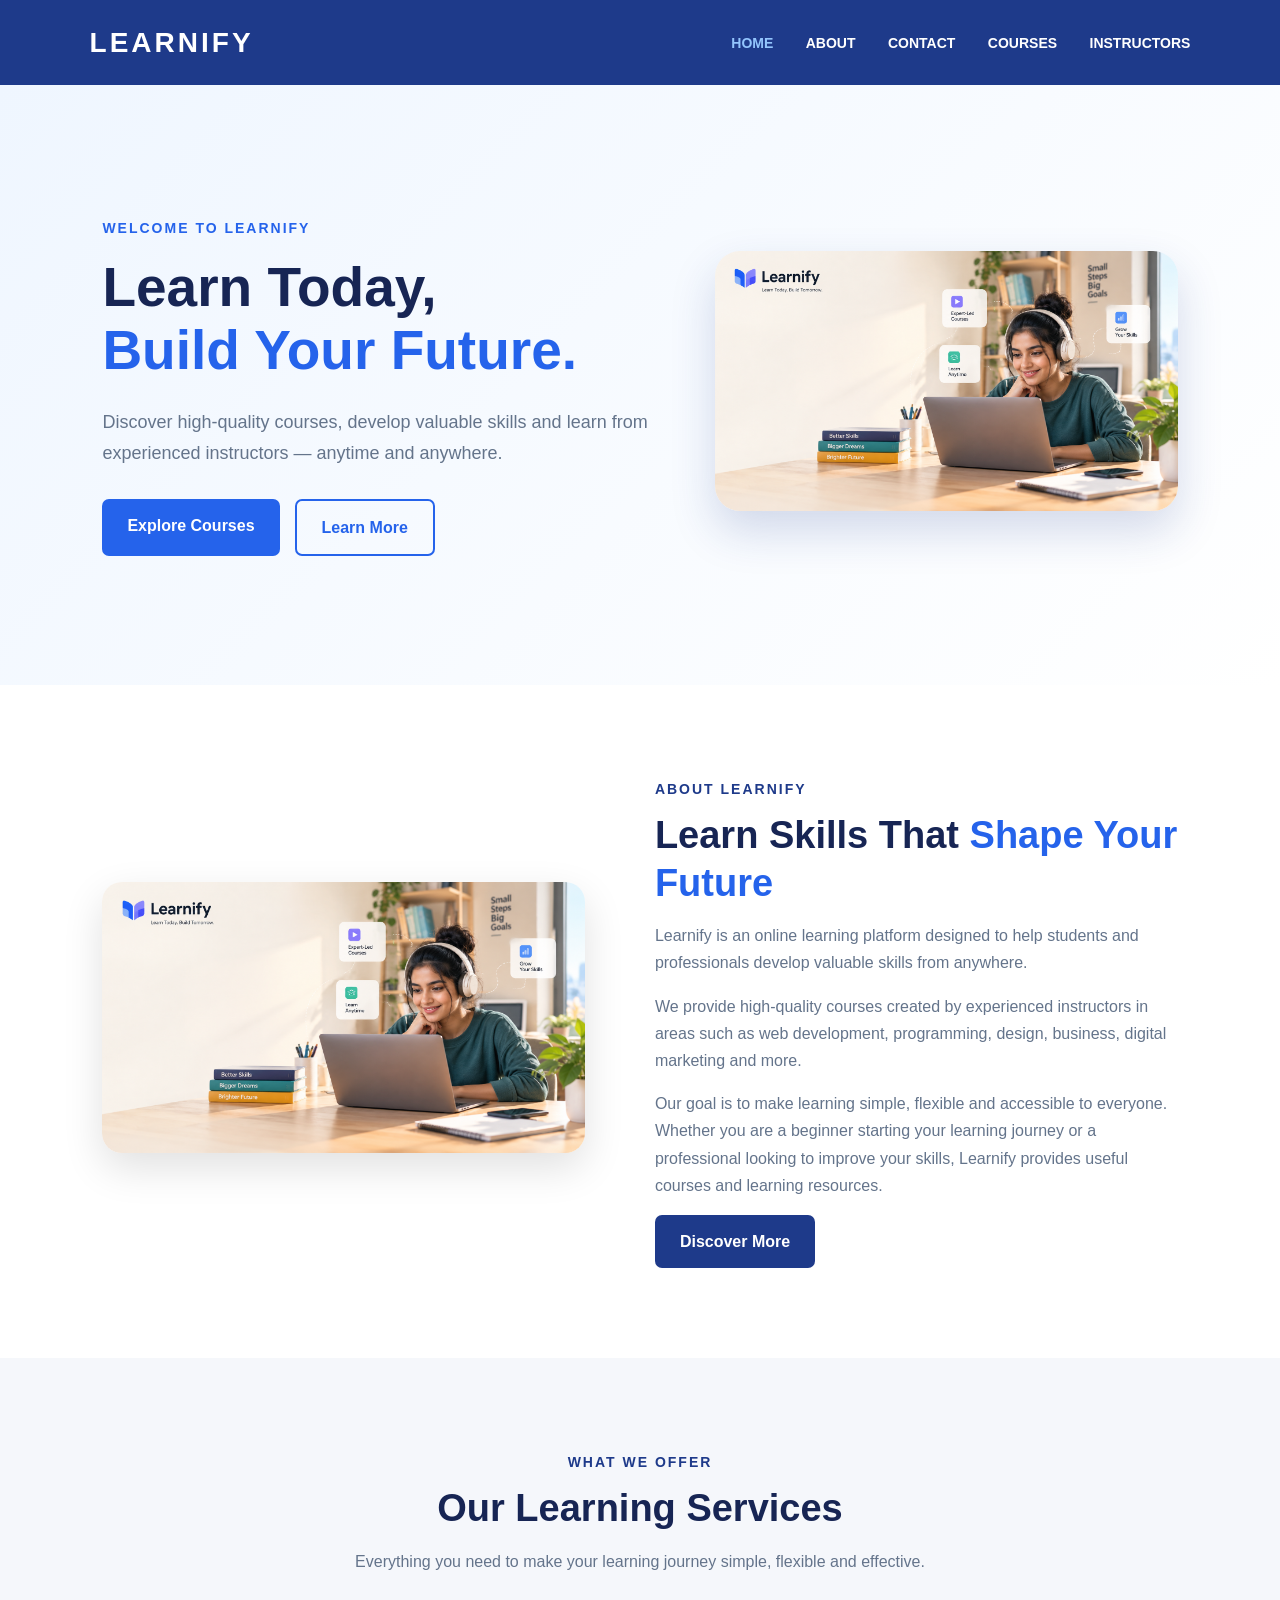
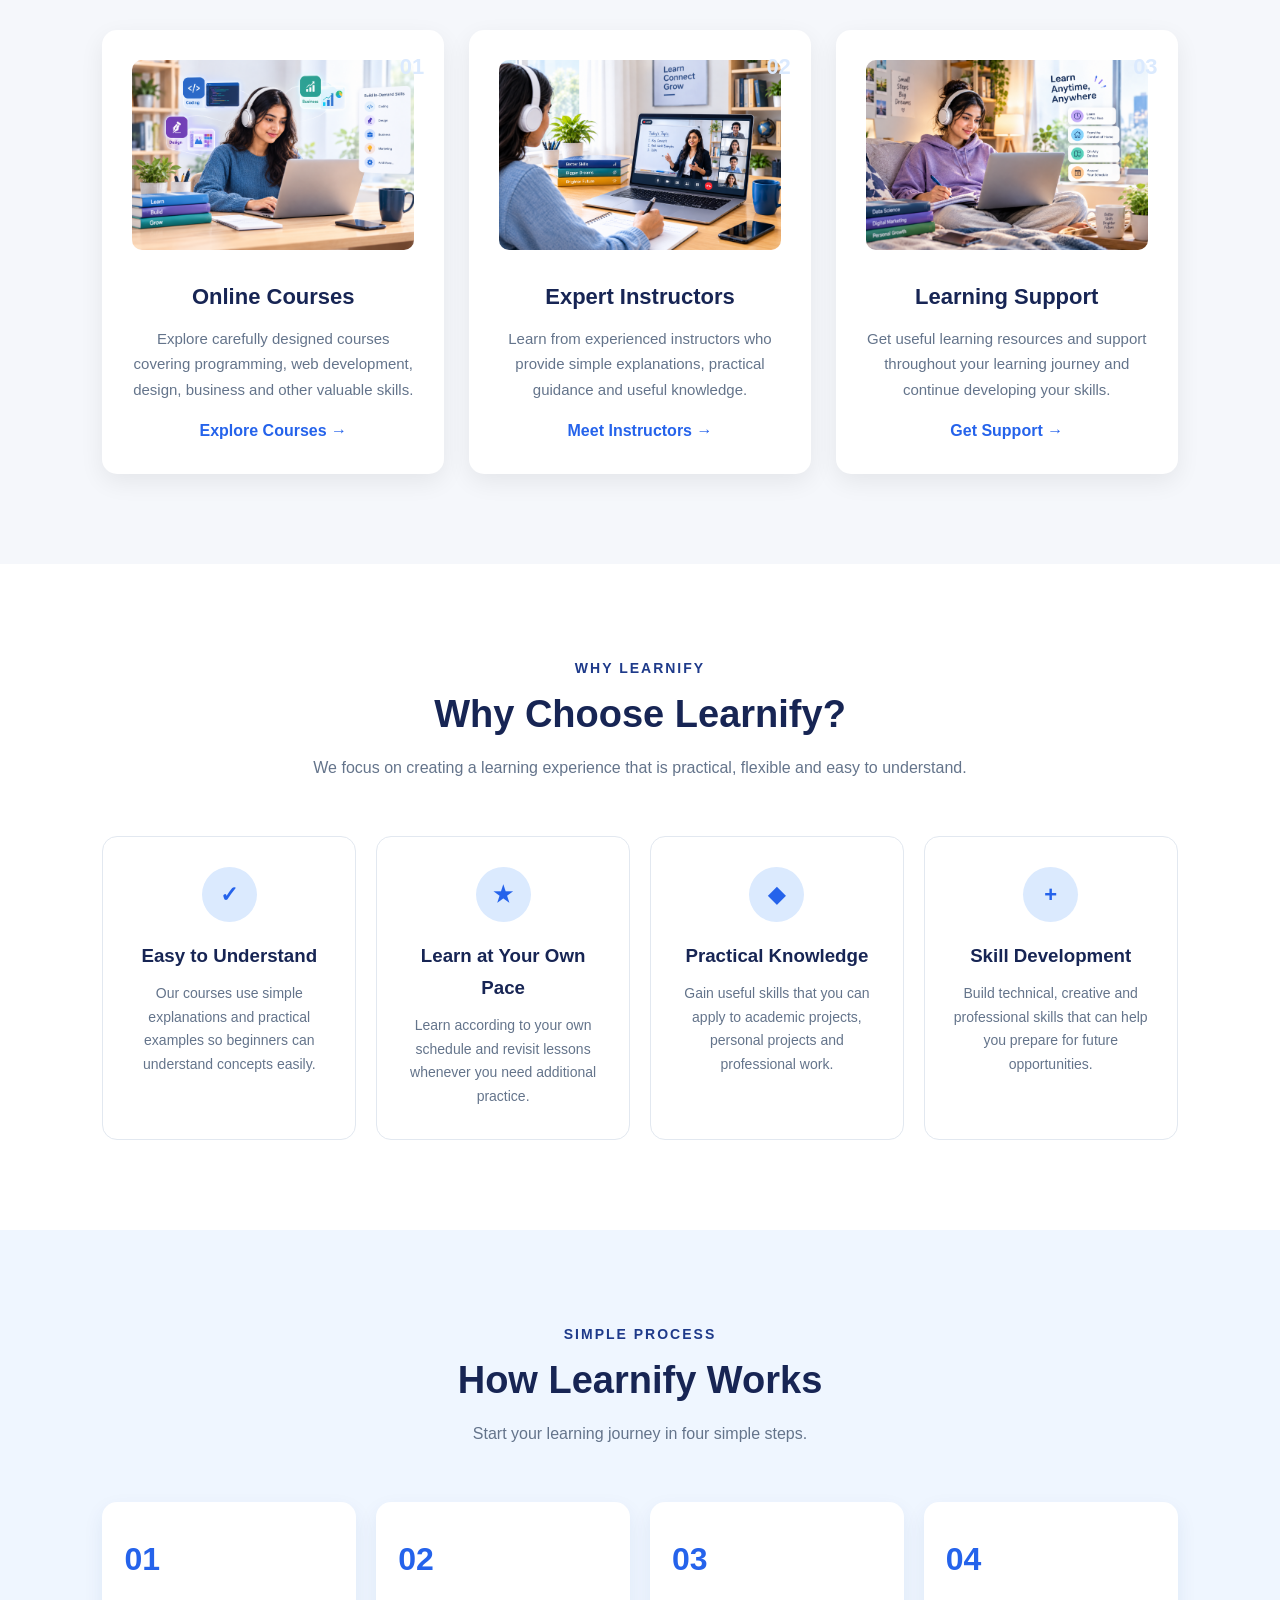
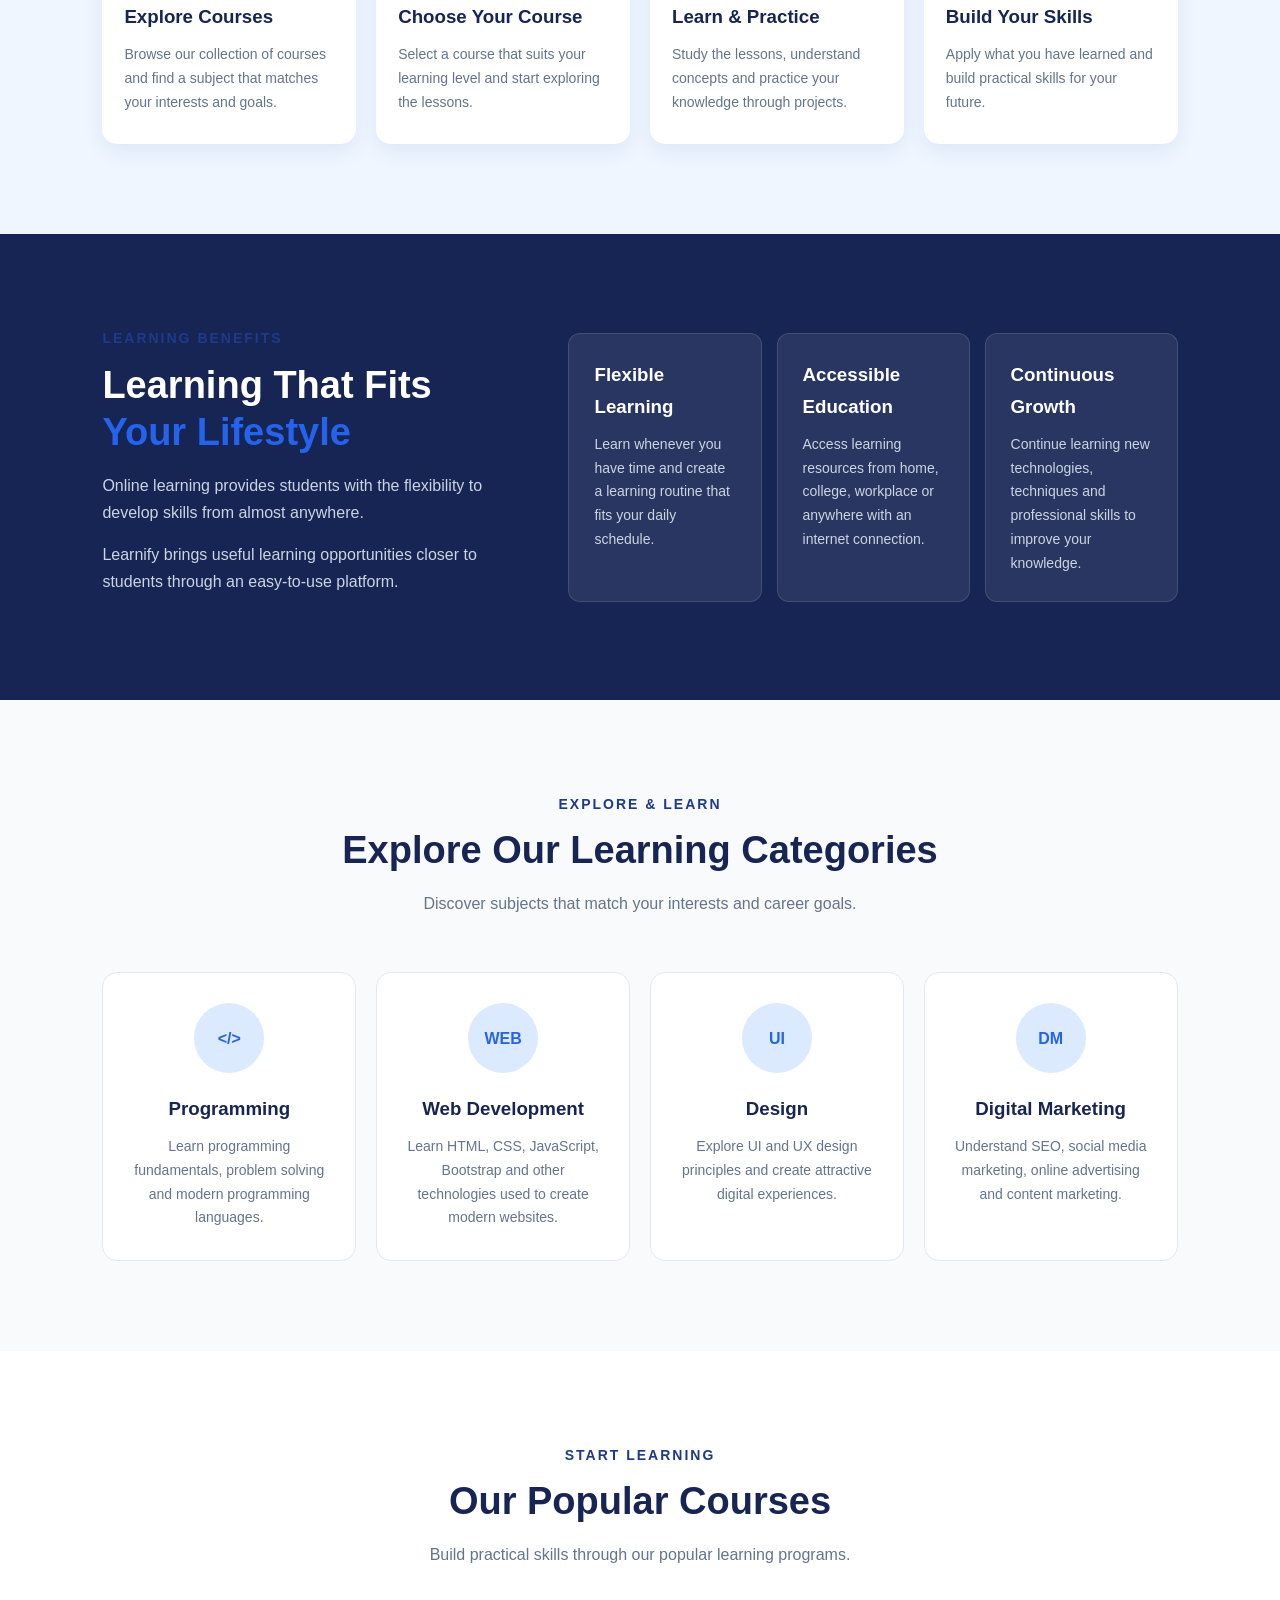
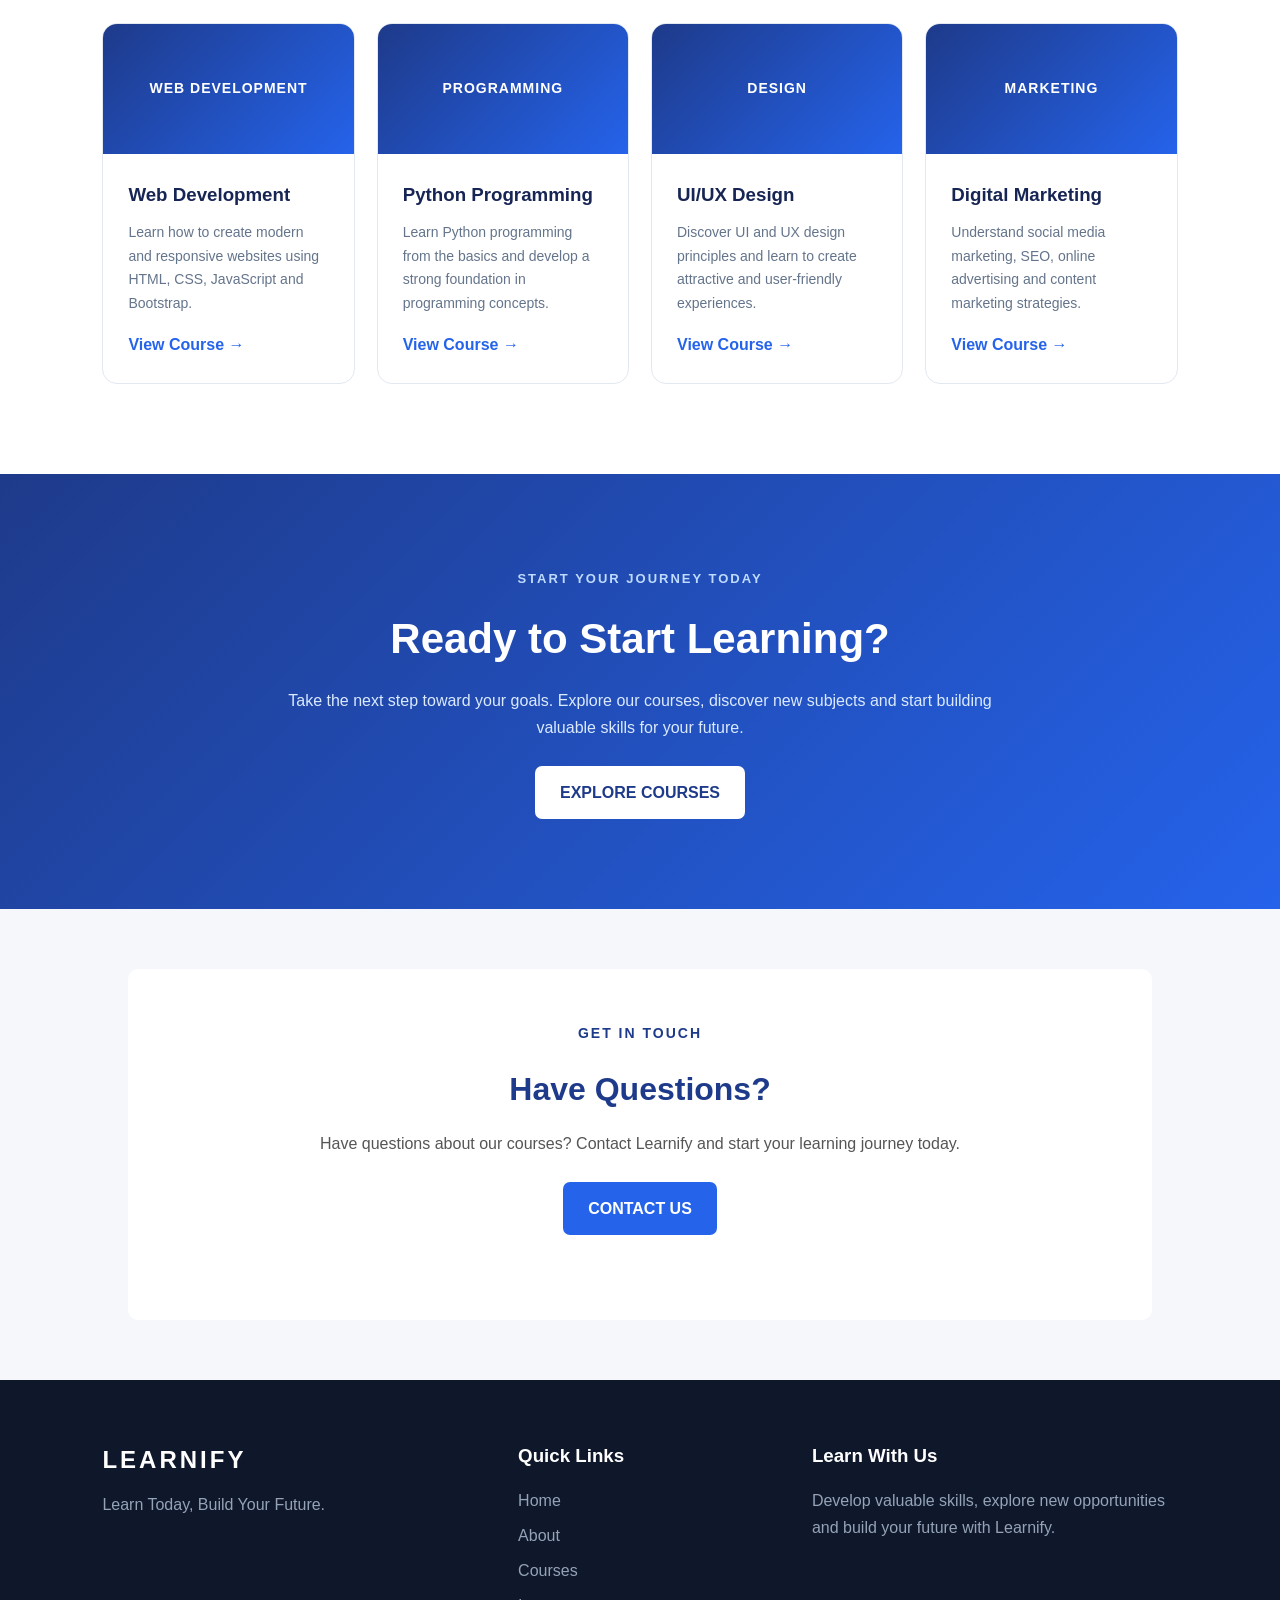
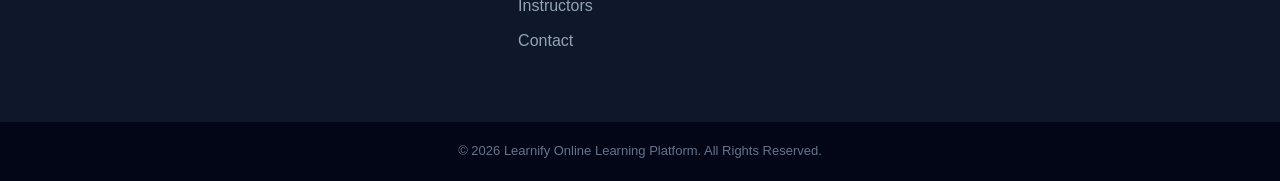
<file: index.html>
<!DOCTYPE html>
<html lang="en">

<head>

    <meta charset="UTF-8">
    <meta name="viewport" content="width=device-width, initial-scale=1.0">

    <title>Learnify Online Learning Platform</title>

    <link rel="stylesheet" href="styles.css">

</head>

<body>


    <!-- ================= NAVIGATION ================= -->

    <header class="navbar">

        <div class="logo">
            <h1>LEARNIFY</h1>
        </div>

        <nav class="linkbox">

            <a href="#" class="toplink active">HOME</a>

            <a href="about.html" class="toplink">ABOUT</a>

            <a href="contact.html" class="toplink">CONTACT</a>

            <a href="courses.html" class="toplink">COURSES</a>

            <a href="instructor.html" class="toplink">INSTRUCTORS</a>

        </nav>

    </header>



    <!-- ================= HERO SECTION ================= -->

    <section class="hero">

        <div class="hero-content">

            <span class="hero-small">
                WELCOME TO LEARNIFY
            </span>

            <h1>
                Learn Today,<br>
                <span>Build Your Future.</span>
            </h1>

            <p>
                Discover high-quality courses, develop valuable skills
                and learn from experienced instructors — anytime and anywhere.
            </p>

            <div class="hero-buttons">

                <a href="courses.html" class="primary-btn">
                    Explore Courses
                </a>

                <a href="about.html" class="secondary-btn">
                    Learn More
                </a>

            </div>

        </div>


        <div class="hero-image">

            <img src="Images/learnify hero section.png"
                 alt="Learnify Online Learning">

        </div>

    </section>



    <!-- ================= ABOUT SECTION ================= -->

    <section class="about-section">

        <div class="about-image">

            <img src="Images/learnify hero section.png"
                 alt="Students learning online">

        </div>


        <div class="about-content">

            <span class="section-label">
                ABOUT LEARNIFY
            </span>

            <h2>
                Learn Skills That
                <span>Shape Your Future</span>
            </h2>

            <p>
                Learnify is an online learning platform designed to help
                students and professionals develop valuable skills from
                anywhere.
            </p>

            <p>
                We provide high-quality courses created by experienced
                instructors in areas such as web development, programming,
                design, business, digital marketing and more.
            </p>

            <p>
                Our goal is to make learning simple, flexible and accessible
                to everyone. Whether you are a beginner starting your learning
                journey or a professional looking to improve your skills,
                Learnify provides useful courses and learning resources.
            </p>

            <a href="about.html" class="read-btn">
                Discover More
            </a>

        </div>

    </section>



    <!-- ================= SERVICES ================= -->

    <section class="services-section">

        <div class="section-heading">

            <span class="section-label">
                WHAT WE OFFER
            </span>

            <h2>
                Our Learning Services
            </h2>

            <p>
                Everything you need to make your learning journey
                simple, flexible and effective.
            </p>

        </div>


        <div class="service-container">


            <div class="service-card">

                <div class="service-number">
                    01
                </div>

                <img src="Images/service 2.png"
                     alt="Online Courses"
                     class="service-pic">

                <h3>
                    Online Courses
                </h3>

                <p>
                    Explore carefully designed courses covering programming,
                    web development, design, business and other valuable skills.
                </p>

                <a href="courses.html">
                    Explore Courses →
                </a>

            </div>



            <div class="service-card">

                <div class="service-number">
                    02
                </div>

                <img src="Images/service 3.png"
                     alt="Expert Instructors"
                     class="service-pic">

                <h3>
                    Expert Instructors
                </h3>

                <p>
                    Learn from experienced instructors who provide simple
                    explanations, practical guidance and useful knowledge.
                </p>

                <a href="instructor.html">
                    Meet Instructors →
                </a>

            </div>



            <div class="service-card">

                <div class="service-number">
                    03
                </div>

                <img src="Images/service 1.png"
                     alt="Learning Support"
                     class="service-pic">

                <h3>
                    Learning Support
                </h3>

                <p>
                    Get useful learning resources and support throughout
                    your learning journey and continue developing your skills.
                </p>

                <a href="contact.html">
                    Get Support →
                </a>

            </div>

        </div>

    </section>



    <!-- ================= WHY CHOOSE US ================= -->

    <section class="why-section">

        <div class="section-heading">

            <span class="section-label">
                WHY LEARNIFY
            </span>

            <h2>
                Why Choose Learnify?
            </h2>

            <p>
                We focus on creating a learning experience that is
                practical, flexible and easy to understand.
            </p>

        </div>


        <div class="why-container">


            <div class="why-card">

                <div class="icon-circle">
                    ✓
                </div>

                <h3>
                    Easy to Understand
                </h3>

                <p>
                    Our courses use simple explanations and practical
                    examples so beginners can understand concepts easily.
                </p>

            </div>



            <div class="why-card">

                <div class="icon-circle">
                    ★
                </div>

                <h3>
                    Learn at Your Own Pace
                </h3>

                <p>
                    Learn according to your own schedule and revisit
                    lessons whenever you need additional practice.
                </p>

            </div>



            <div class="why-card">

                <div class="icon-circle">
                    ◆
                </div>

                <h3>
                    Practical Knowledge
                </h3>

                <p>
                    Gain useful skills that you can apply to academic
                    projects, personal projects and professional work.
                </p>

            </div>



            <div class="why-card">

                <div class="icon-circle">
                    +
                </div>

                <h3>
                    Skill Development
                </h3>

                <p>
                    Build technical, creative and professional skills
                    that can help you prepare for future opportunities.
                </p>

            </div>

        </div>

    </section>



    <!-- ================= HOW IT WORKS ================= -->

    <section class="process-section">

        <div class="section-heading">

            <span class="section-label">
                SIMPLE PROCESS
            </span>

            <h2>
                How Learnify Works
            </h2>

            <p>
                Start your learning journey in four simple steps.
            </p>

        </div>


        <div class="process-container">


            <div class="process-card">

                <div class="process-number">
                    01
                </div>

                <h3>
                    Explore Courses
                </h3>

                <p>
                    Browse our collection of courses and find a subject
                    that matches your interests and goals.
                </p>

            </div>



            <div class="process-card">

                <div class="process-number">
                    02
                </div>

                <h3>
                    Choose Your Course
                </h3>

                <p>
                    Select a course that suits your learning level
                    and start exploring the lessons.
                </p>

            </div>



            <div class="process-card">

                <div class="process-number">
                    03
                </div>

                <h3>
                    Learn & Practice
                </h3>

                <p>
                    Study the lessons, understand concepts and
                    practice your knowledge through projects.
                </p>

            </div>



            <div class="process-card">

                <div class="process-number">
                    04
                </div>

                <h3>
                    Build Your Skills
                </h3>

                <p>
                    Apply what you have learned and build practical
                    skills for your future.
                </p>

            </div>

        </div>

    </section>



    <!-- ================= BENEFITS ================= -->

    <section class="benefits-section">

        <div class="benefits-content">

            <span class="section-label">
                LEARNING BENEFITS
            </span>

            <h2>
                Learning That Fits
                <span>Your Lifestyle</span>
            </h2>

            <p>
                Online learning provides students with the flexibility
                to develop skills from almost anywhere.
            </p>

            <p>
                Learnify brings useful learning opportunities closer to
                students through an easy-to-use platform.
            </p>

        </div>


        <div class="benefits-container">


            <div class="benefit-card">

                <h3>
                    Flexible Learning
                </h3>

                <p>
                    Learn whenever you have time and create a learning
                    routine that fits your daily schedule.
                </p>

            </div>



            <div class="benefit-card">

                <h3>
                    Accessible Education
                </h3>

                <p>
                    Access learning resources from home, college,
                    workplace or anywhere with an internet connection.
                </p>

            </div>



            <div class="benefit-card">

                <h3>
                    Continuous Growth
                </h3>

                <p>
                    Continue learning new technologies, techniques and
                    professional skills to improve your knowledge.
                </p>

            </div>

        </div>

    </section>



    <!-- ================= CATEGORIES ================= -->

    <section class="categories-section">

        <div class="section-heading">

            <span class="section-label">
                EXPLORE & LEARN
            </span>

            <h2>
                Explore Our Learning Categories
            </h2>

            <p>
                Discover subjects that match your interests and
                career goals.
            </p>

        </div>


        <div class="category-container">


            <div class="category-card">

                <span class="category-icon">
                    &lt;/&gt;
                </span>

                <h3>
                    Programming
                </h3>

                <p>
                    Learn programming fundamentals, problem solving
                    and modern programming languages.
                </p>

            </div>



            <div class="category-card">

                <span class="category-icon">
                    WEB
                </span>

                <h3>
                    Web Development
                </h3>

                <p>
                    Learn HTML, CSS, JavaScript, Bootstrap and other
                    technologies used to create modern websites.
                </p>

            </div>



            <div class="category-card">

                <span class="category-icon">
                    UI
                </span>

                <h3>
                    Design
                </h3>

                <p>
                    Explore UI and UX design principles and create
                    attractive digital experiences.
                </p>

            </div>



            <div class="category-card">

                <span class="category-icon">
                    DM
                </span>

                <h3>
                    Digital Marketing
                </h3>

                <p>
                    Understand SEO, social media marketing, online
                    advertising and content marketing.
                </p>

            </div>

        </div>

    </section>



    <!-- ================= POPULAR COURSES ================= -->

    <section class="courses-section">

        <div class="section-heading">

            <span class="section-label">
                START LEARNING
            </span>

            <h2>
                Our Popular Courses
            </h2>

            <p>
                Build practical skills through our popular learning programs.
            </p>

        </div>


        <div class="course-container">


            <div class="course-card">

                <div class="course-top">
                    WEB DEVELOPMENT
                </div>

                <div class="course-content">

                    <h3>
                        Web Development
                    </h3>

                    <p>
                        Learn how to create modern and responsive websites
                        using HTML, CSS, JavaScript and Bootstrap.
                    </p>

                    <a href="courses.html">
                        View Course →
                    </a>

                </div>

            </div>



            <div class="course-card">

                <div class="course-top">
                    PROGRAMMING
                </div>

                <div class="course-content">

                    <h3>
                        Python Programming
                    </h3>

                    <p>
                        Learn Python programming from the basics and develop
                        a strong foundation in programming concepts.
                    </p>

                    <a href="courses.html">
                        View Course →
                    </a>

                </div>

            </div>



            <div class="course-card">

                <div class="course-top">
                    DESIGN
                </div>

                <div class="course-content">

                    <h3>
                        UI/UX Design
                    </h3>

                    <p>
                        Discover UI and UX design principles and learn to
                        create attractive and user-friendly experiences.
                    </p>

                    <a href="courses.html">
                        View Course →
                    </a>

                </div>

            </div>



            <div class="course-card">

                <div class="course-top">
                    MARKETING
                </div>

                <div class="course-content">

                    <h3>
                        Digital Marketing
                    </h3>

                    <p>
                        Understand social media marketing, SEO, online
                        advertising and content marketing strategies.
                    </p>

                    <a href="courses.html">
                        View Course →
                    </a>

                </div>

            </div>

        </div>

    </section>



    <!-- ================= CTA ================= -->

    <section class="cta-section">

        <div class="cta-content">

            <span>
                START YOUR JOURNEY TODAY
            </span>

            <h2>
                Ready to Start Learning?
            </h2>

            <p>
                Take the next step toward your goals. Explore our courses,
                discover new subjects and start building valuable skills
                for your future.
            </p>

            <a href="courses.html" class="cta-button">
                EXPLORE COURSES
            </a>

        </div>

    </section>



    <!-- ================= CONTACT ================= -->

    <section class="contact-section">

        <div class="contact-content">

            <span class="section-label">
                GET IN TOUCH
            </span>

            <h2>
                Have Questions?
            </h2>

            <p>
                Have questions about our courses? Contact Learnify and
                start your learning journey today.
            </p>

            <a href="contact.html" class="primary-btn">
                CONTACT US
            </a>

        </div>

    </section>



    <!-- ================= FOOTER ================= -->

    <footer class="footer">

        <div class="footer-logo">

            <h2>
                LEARNIFY
            </h2>

            <p>
                Learn Today, Build Your Future.
            </p>

        </div>


        <div class="footer-links">

            <h3>
                Quick Links
            </h3>

            <a href="#">Home</a>

            <a href="about.html">About</a>

            <a href="courses.html">Courses</a>

            <a href="instructor.html">Instructors</a>

            <a href="contact.html">Contact</a>

        </div>


        <div class="footer-info">

            <h3>
                Learn With Us
            </h3>

            <p>
                Develop valuable skills, explore new opportunities
                and build your future with Learnify.
            </p>

        </div>

    </footer>


    <div class="copyright">

        <p>
            © 2026 Learnify Online Learning Platform.
            All Rights Reserved.
        </p>

    </div>


</body>
</html>
</file>
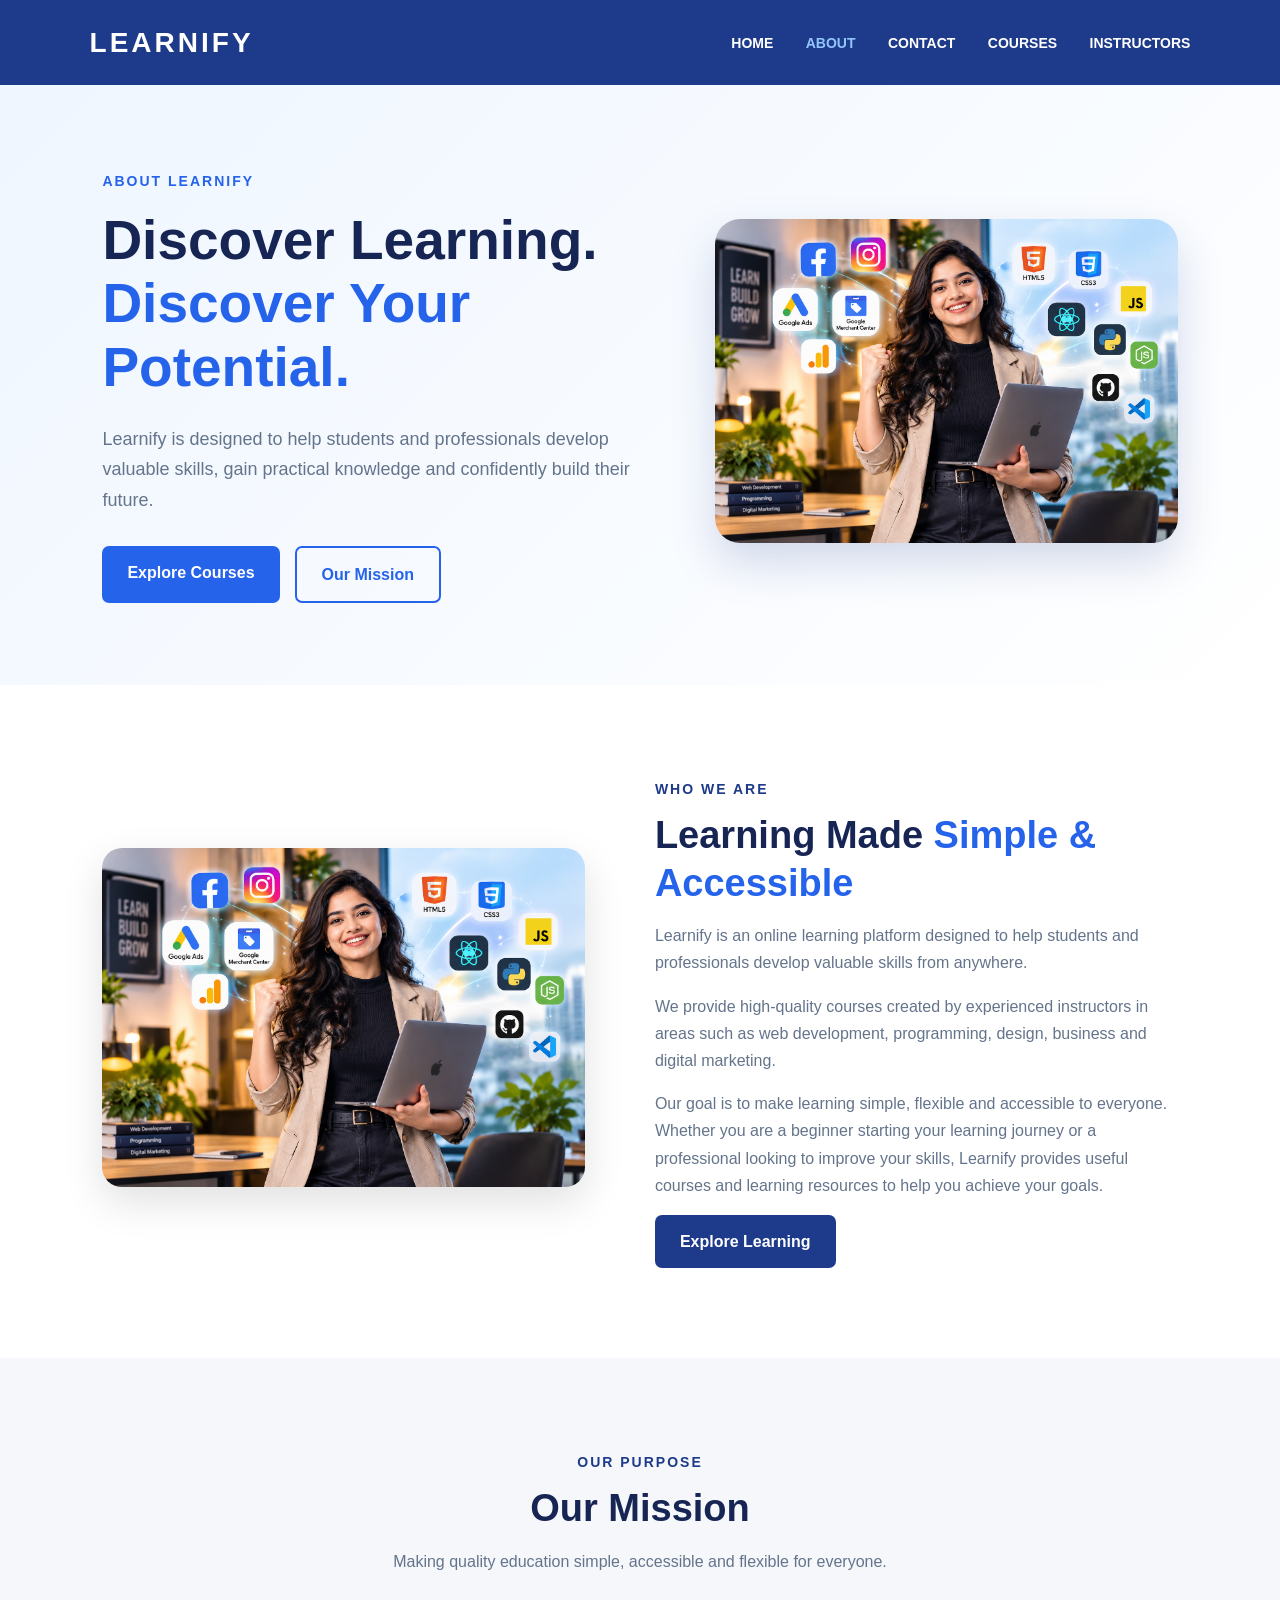
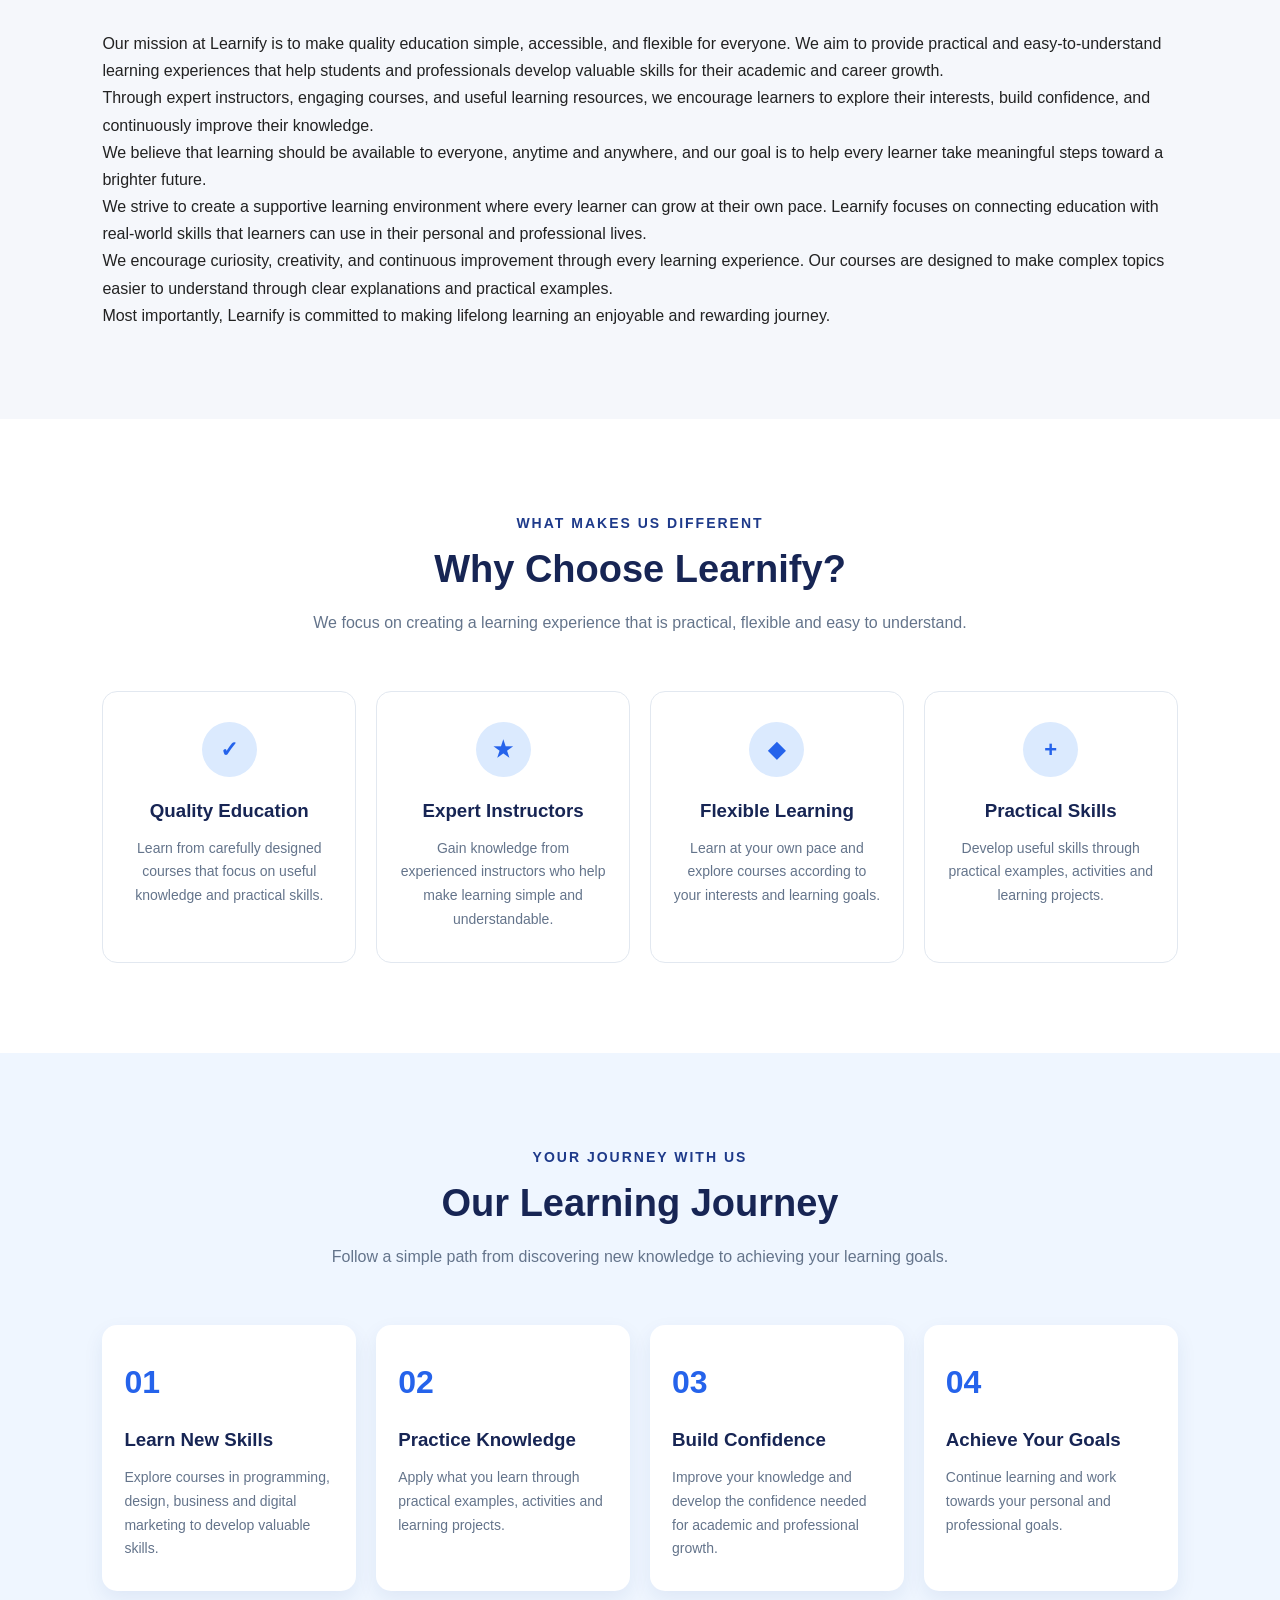
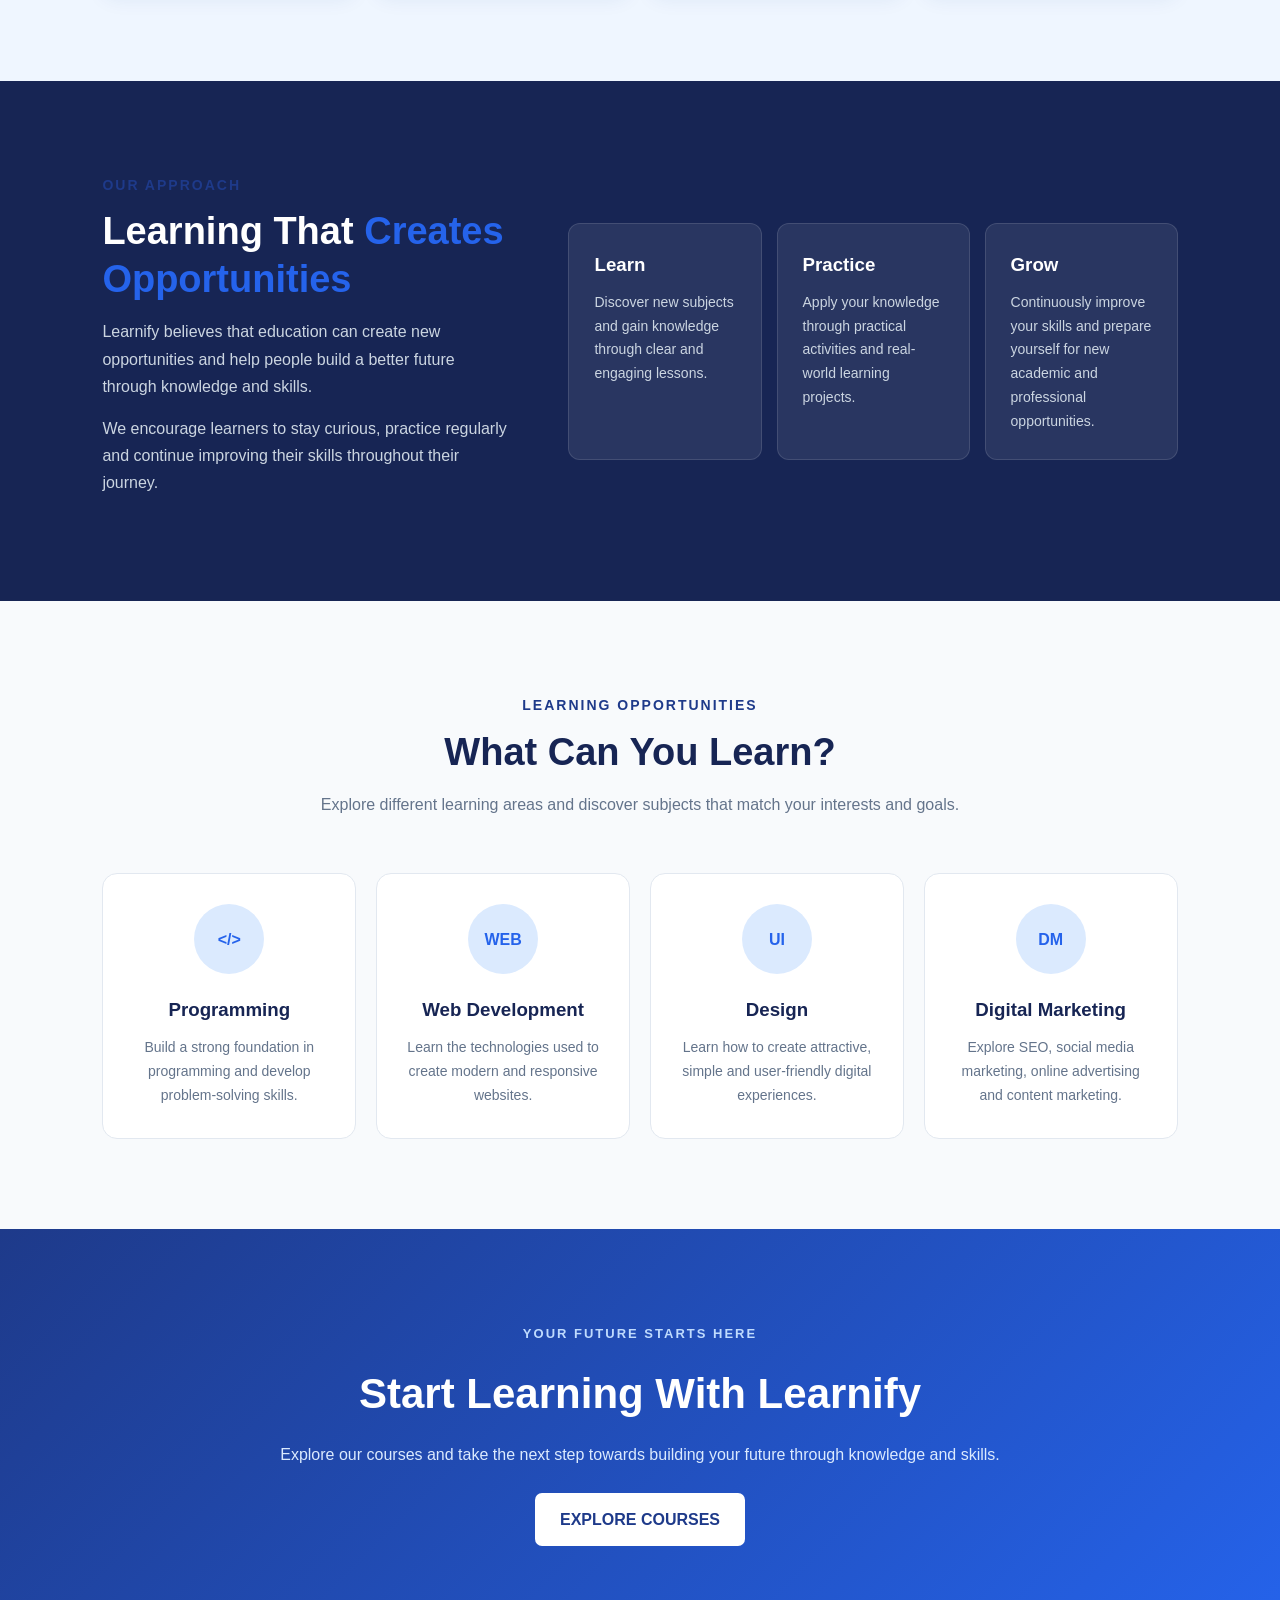
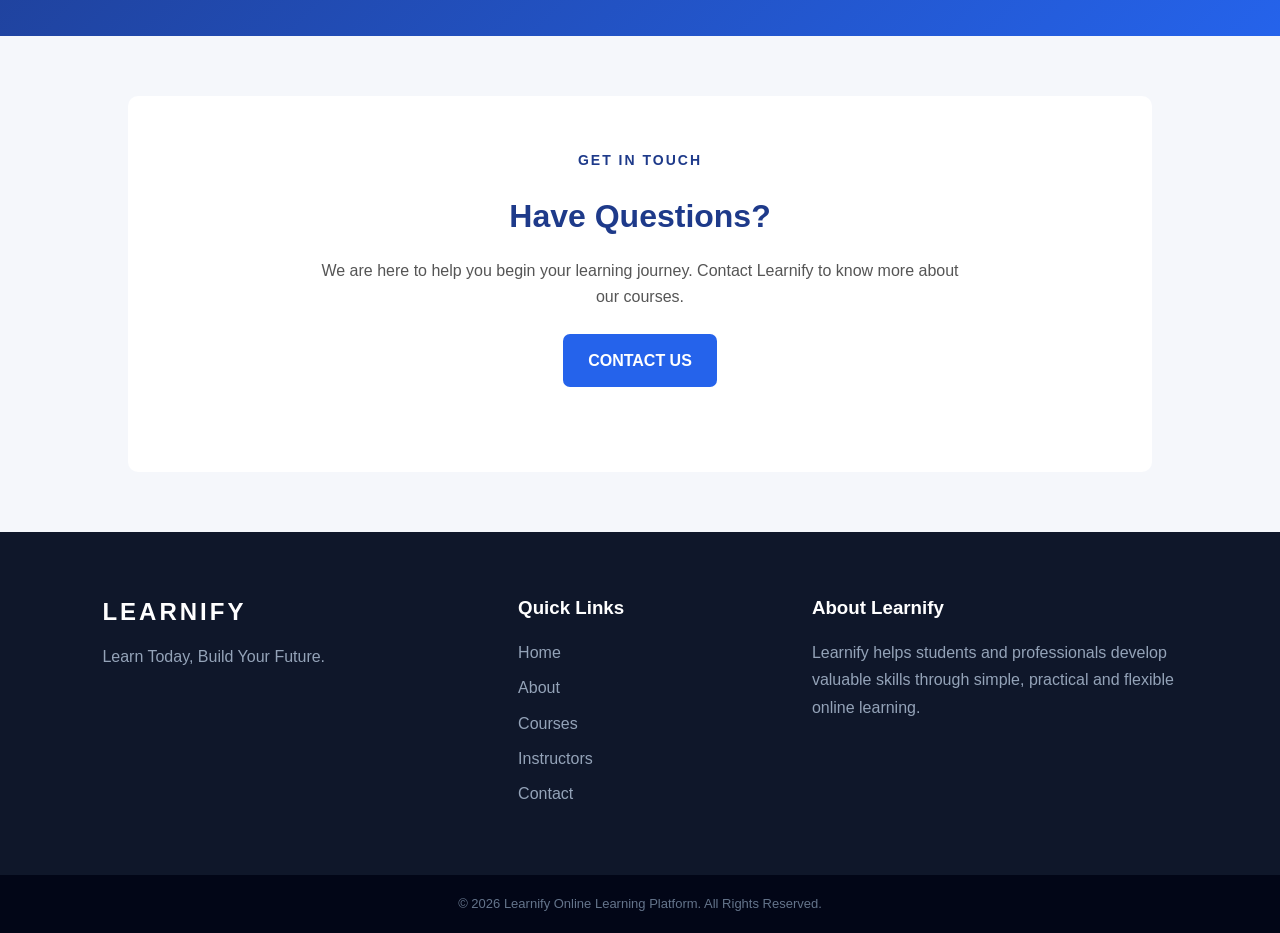
<file: about.html>
<!DOCTYPE html>
<html lang="en">

<head>

    <meta charset="UTF-8">

    <meta name="viewport" content="width=device-width, initial-scale=1.0">

    <title>About Learnify</title>

    <link rel="stylesheet" href="styles.css">

</head>


<body>


    <!-- ================= NAVIGATION ================= -->

    <header class="navbar">

        <div class="logo">

            <h1>LEARNIFY</h1>

        </div>


        <nav class="linkbox">

            <a href="index.html" class="toplink">
                HOME
            </a>

            <a href="#" class="toplink active">
                ABOUT
            </a>

            <a href="contact.html" class="toplink">
                CONTACT
            </a>

            <a href="courses.html" class="toplink">
                COURSES
            </a>

            <a href="instructor.html" class="toplink">
                INSTRUCTORS
            </a>

        </nav>

    </header>



    <!-- ================= ABOUT HERO ================= -->

    <section class="hero about-hero">

        <div class="hero-content">

            <span class="hero-small">
                ABOUT LEARNIFY
            </span>

            <h1>
                Discover Learning.<br>
                <span>Discover Your Potential.</span>
            </h1>

            <p>
                Learnify is designed to help students and professionals
                develop valuable skills, gain practical knowledge and
                confidently build their future.
            </p>

            <div class="hero-buttons">

                <a href="courses.html" class="primary-btn">
                    Explore Courses
                </a>

                <a href="#mission" class="secondary-btn">
                    Our Mission
                </a>

            </div>

        </div>


        <div class="hero-image">

            <img src="Images/2.png"
                 alt="Students learning online">

        </div>

    </section>



    <!-- ================= WHO WE ARE ================= -->

    <section class="about-section">

        <div class="about-image">

            <img src="Images/2.png"
                 alt="Students learning online">

        </div>


        <div class="about-content">

            <span class="section-label">
                WHO WE ARE
            </span>

            <h2>
                Learning Made
                <span>Simple & Accessible</span>
            </h2>


            <p>
                Learnify is an online learning platform designed to help
                students and professionals develop valuable skills from
                anywhere.
            </p>


            <p>
                We provide high-quality courses created by experienced
                instructors in areas such as web development, programming,
                design, business and digital marketing.
            </p>


            <p>
                Our goal is to make learning simple, flexible and accessible
                to everyone. Whether you are a beginner starting your learning
                journey or a professional looking to improve your skills,
                Learnify provides useful courses and learning resources to
                help you achieve your goals.
            </p>


            <a href="courses.html" class="read-btn">
                Explore Learning
            </a>

        </div>

    </section>



    <!-- ================= MISSION ================= -->

    <section class="mission-section" id="mission">

        <div class="section-heading">

            <span class="section-label">
                OUR PURPOSE
            </span>

            <h2>
                Our Mission
            </h2>

            <p>
                Making quality education simple, accessible and flexible
                for everyone.
            </p>

        </div>


        <div class="mission-content">

            <p>
                Our mission at Learnify is to make quality education simple,
                accessible, and flexible for everyone. We aim to provide
                practical and easy-to-understand learning experiences that
                help students and professionals develop valuable skills for
                their academic and career growth.
            </p>


            <p>
                Through expert instructors, engaging courses, and useful
                learning resources, we encourage learners to explore their
                interests, build confidence, and continuously improve their
                knowledge.
            </p>


            <p>
                We believe that learning should be available to everyone,
                anytime and anywhere, and our goal is to help every learner
                take meaningful steps toward a brighter future.
            </p>


            <p>
                We strive to create a supportive learning environment where
                every learner can grow at their own pace. Learnify focuses
                on connecting education with real-world skills that learners
                can use in their personal and professional lives.
            </p>


            <p>
                We encourage curiosity, creativity, and continuous improvement
                through every learning experience. Our courses are designed
                to make complex topics easier to understand through clear
                explanations and practical examples.
            </p>


            <p>
                Most importantly, Learnify is committed to making lifelong
                learning an enjoyable and rewarding journey.
            </p>

        </div>

    </section>



    <!-- ================= WHY CHOOSE LEARNIFY ================= -->

    <section class="why-section">

        <div class="section-heading">

            <span class="section-label">
                WHAT MAKES US DIFFERENT
            </span>

            <h2>
                Why Choose Learnify?
            </h2>

            <p>
                We focus on creating a learning experience that is
                practical, flexible and easy to understand.
            </p>

        </div>


        <div class="why-container">


            <!-- QUALITY EDUCATION -->

            <div class="why-card">

                <div class="icon-circle">
                    ✓
                </div>

                <h3>
                    Quality Education
                </h3>

                <p>
                    Learn from carefully designed courses that focus on
                    useful knowledge and practical skills.
                </p>

            </div>



            <!-- EXPERT INSTRUCTORS -->

            <div class="why-card">

                <div class="icon-circle">
                    ★
                </div>

                <h3>
                    Expert Instructors
                </h3>

                <p>
                    Gain knowledge from experienced instructors who help
                    make learning simple and understandable.
                </p>

            </div>



            <!-- FLEXIBLE LEARNING -->

            <div class="why-card">

                <div class="icon-circle">
                    ◆
                </div>

                <h3>
                    Flexible Learning
                </h3>

                <p>
                    Learn at your own pace and explore courses according
                    to your interests and learning goals.
                </p>

            </div>



            <!-- PRACTICAL SKILLS -->

            <div class="why-card">

                <div class="icon-circle">
                    +
                </div>

                <h3>
                    Practical Skills
                </h3>

                <p>
                    Develop useful skills through practical examples,
                    activities and learning projects.
                </p>

            </div>

        </div>

    </section>



    <!-- ================= LEARNING JOURNEY ================= -->

    <section class="process-section">

        <div class="section-heading">

            <span class="section-label">
                YOUR JOURNEY WITH US
            </span>

            <h2>
                Our Learning Journey
            </h2>

            <p>
                Follow a simple path from discovering new knowledge
                to achieving your learning goals.
            </p>

        </div>


        <div class="process-container">


            <!-- STEP 1 -->

            <div class="process-card">

                <div class="process-number">
                    01
                </div>

                <h3>
                    Learn New Skills
                </h3>

                <p>
                    Explore courses in programming, design, business and
                    digital marketing to develop valuable skills.
                </p>

            </div>



            <!-- STEP 2 -->

            <div class="process-card">

                <div class="process-number">
                    02
                </div>

                <h3>
                    Practice Knowledge
                </h3>

                <p>
                    Apply what you learn through practical examples,
                    activities and learning projects.
                </p>

            </div>



            <!-- STEP 3 -->

            <div class="process-card">

                <div class="process-number">
                    03
                </div>

                <h3>
                    Build Confidence
                </h3>

                <p>
                    Improve your knowledge and develop the confidence
                    needed for academic and professional growth.
                </p>

            </div>



            <!-- STEP 4 -->

            <div class="process-card">

                <div class="process-number">
                    04
                </div>

                <h3>
                    Achieve Your Goals
                </h3>

                <p>
                    Continue learning and work towards your personal
                    and professional goals.
                </p>

            </div>

        </div>

    </section>



    <!-- ================= LEARNING PHILOSOPHY ================= -->

    <section class="benefits-section">

        <div class="benefits-content">

            <span class="section-label">
                OUR APPROACH
            </span>

            <h2>
                Learning That
                <span>Creates Opportunities</span>
            </h2>

            <p>
                Learnify believes that education can create new opportunities
                and help people build a better future through knowledge and
                skills.
            </p>

            <p>
                We encourage learners to stay curious, practice regularly
                and continue improving their skills throughout their journey.
            </p>

        </div>


        <div class="benefits-container">


            <div class="benefit-card">

                <h3>
                    Learn
                </h3>

                <p>
                    Discover new subjects and gain knowledge through
                    clear and engaging lessons.
                </p>

            </div>


            <div class="benefit-card">

                <h3>
                    Practice
                </h3>

                <p>
                    Apply your knowledge through practical activities
                    and real-world learning projects.
                </p>

            </div>


            <div class="benefit-card">

                <h3>
                    Grow
                </h3>

                <p>
                    Continuously improve your skills and prepare yourself
                    for new academic and professional opportunities.
                </p>

            </div>

        </div>

    </section>



    <!-- ================= COURSE AREAS ================= -->

    <section class="categories-section">

        <div class="section-heading">

            <span class="section-label">
                LEARNING OPPORTUNITIES
            </span>

            <h2>
                What Can You Learn?
            </h2>

            <p>
                Explore different learning areas and discover subjects
                that match your interests and goals.
            </p>

        </div>


        <div class="category-container">


            <div class="category-card">

                <span class="category-icon">
                    &lt;/&gt;
                </span>

                <h3>
                    Programming
                </h3>

                <p>
                    Build a strong foundation in programming and
                    develop problem-solving skills.
                </p>

            </div>



            <div class="category-card">

                <span class="category-icon">
                    WEB
                </span>

                <h3>
                    Web Development
                </h3>

                <p>
                    Learn the technologies used to create modern
                    and responsive websites.
                </p>

            </div>



            <div class="category-card">

                <span class="category-icon">
                    UI
                </span>

                <h3>
                    Design
                </h3>

                <p>
                    Learn how to create attractive, simple and
                    user-friendly digital experiences.
                </p>

            </div>



            <div class="category-card">

                <span class="category-icon">
                    DM
                </span>

                <h3>
                    Digital Marketing
                </h3>

                <p>
                    Explore SEO, social media marketing, online
                    advertising and content marketing.
                </p>

            </div>

        </div>

    </section>



    <!-- ================= CTA ================= -->

    <section class="cta-section">

        <div class="cta-content">

            <span>
                YOUR FUTURE STARTS HERE
            </span>

            <h2>
                Start Learning With Learnify
            </h2>

            <p>
                Explore our courses and take the next step towards
                building your future through knowledge and skills.
            </p>

            <a href="courses.html" class="cta-button">
                EXPLORE COURSES
            </a>

        </div>

    </section>



    <!-- ================= CONTACT ================= -->

    <section class="contact-section">

        <div class="contact-content">

            <span class="section-label">
                GET IN TOUCH
            </span>

            <h2>
                Have Questions?
            </h2>

            <p>
                We are here to help you begin your learning journey.
                Contact Learnify to know more about our courses.
            </p>

            <a href="contact.html" class="primary-btn">
                CONTACT US
            </a>

        </div>

    </section>



    <!-- ================= FOOTER ================= -->

    <footer class="footer">


        <div class="footer-logo">

            <h2>
                LEARNIFY
            </h2>

            <p>
                Learn Today, Build Your Future.
            </p>

        </div>



        <div class="footer-links">

            <h3>
                Quick Links
            </h3>

            <a href="index.html">
                Home
            </a>

            <a href="#">
                About
            </a>

            <a href="courses.html">
                Courses
            </a>

            <a href="instructor.html">
                Instructors
            </a>

            <a href="contact.html">
                Contact
            </a>

        </div>



        <div class="footer-info">

            <h3>
                About Learnify
            </h3>

            <p>
                Learnify helps students and professionals develop valuable
                skills through simple, practical and flexible online learning.
            </p>

        </div>


    </footer>


    <div class="copyright">

        <p>
            © 2026 Learnify Online Learning Platform.
            All Rights Reserved.
        </p>

    </div>


</body>

</html>
</file>
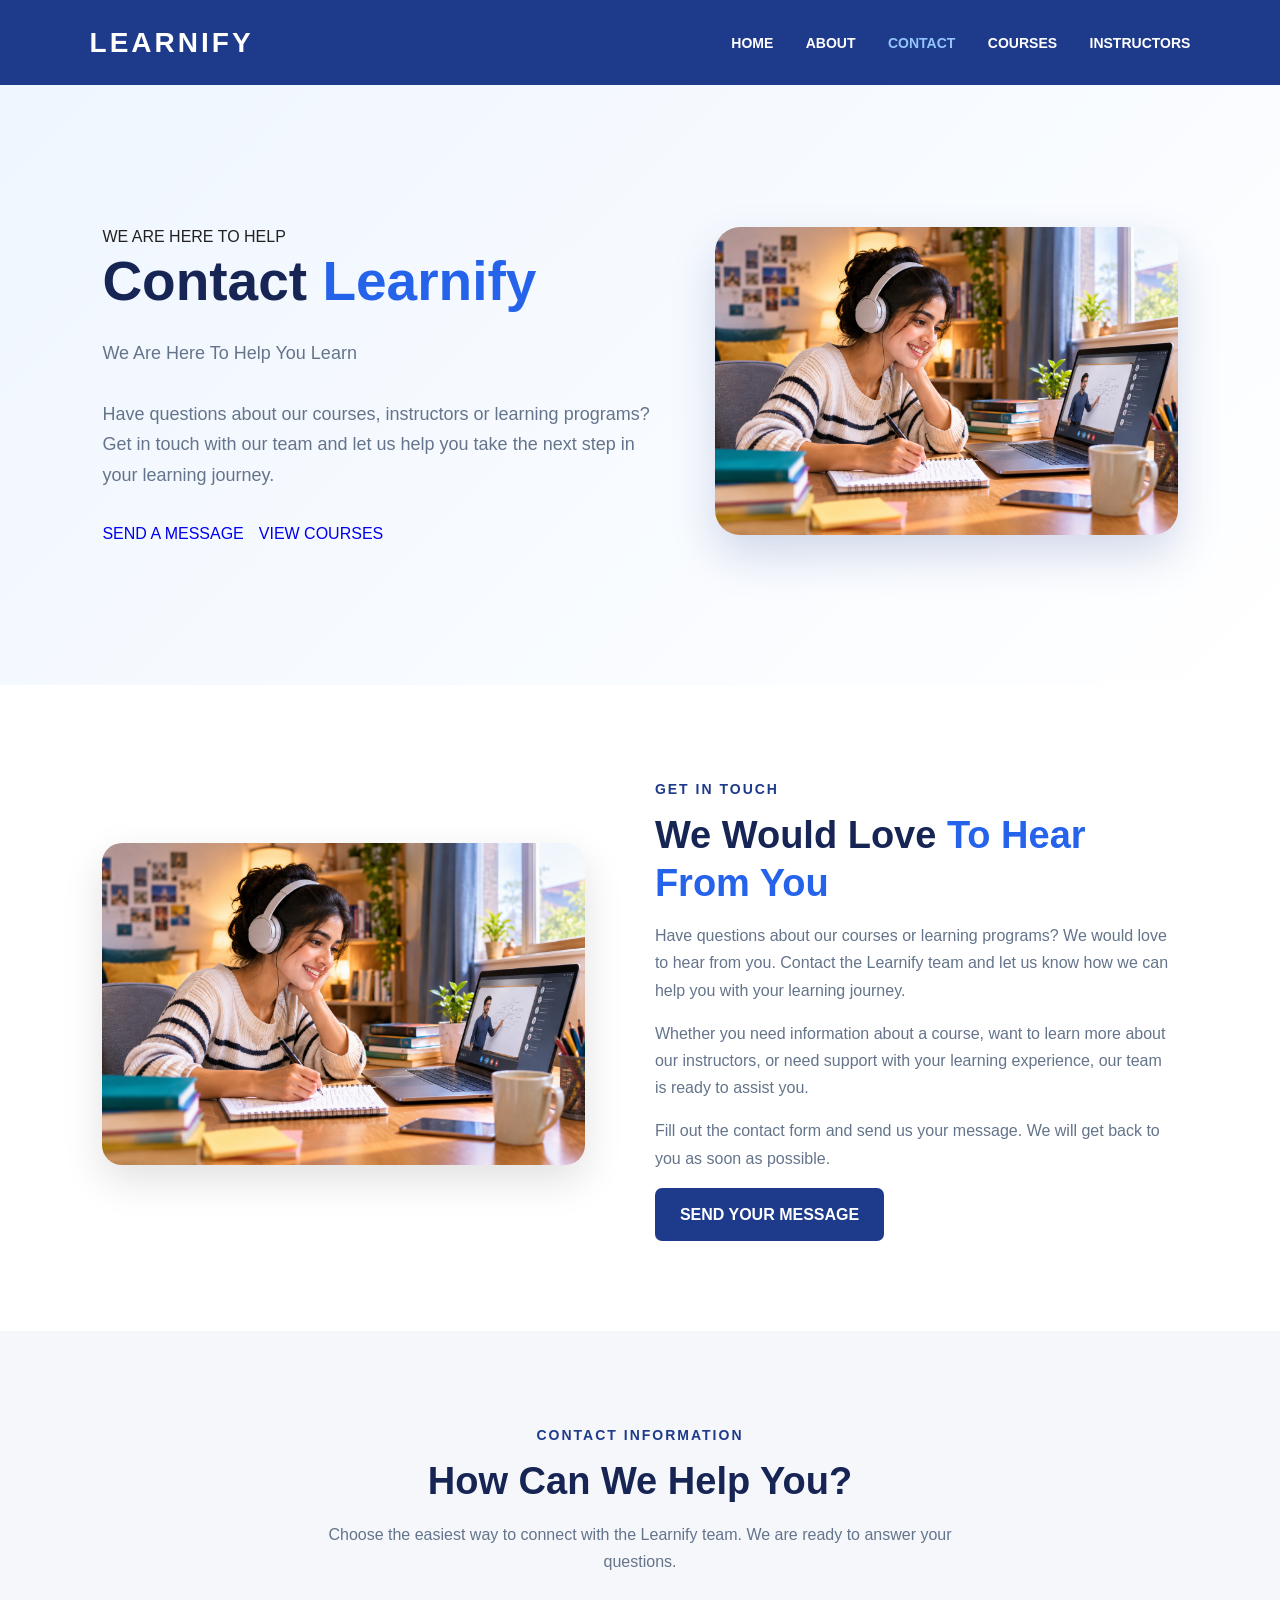
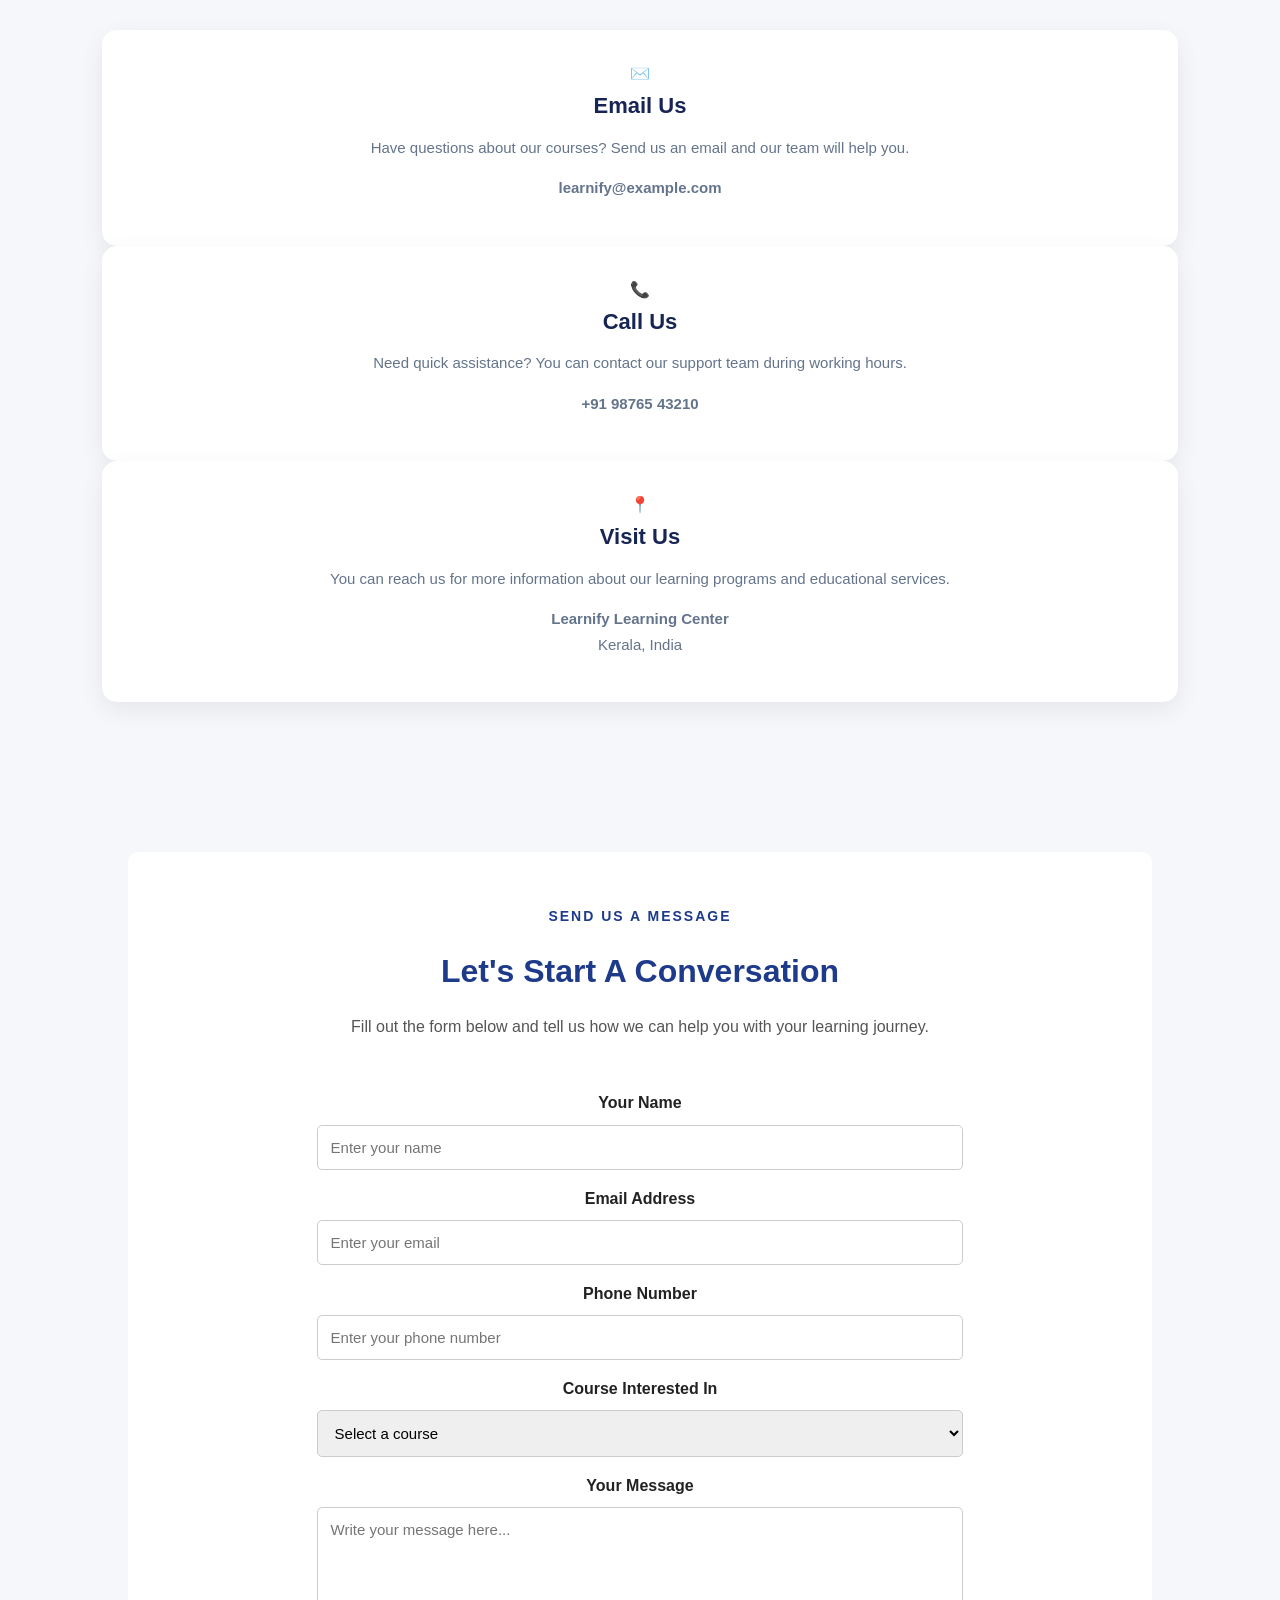
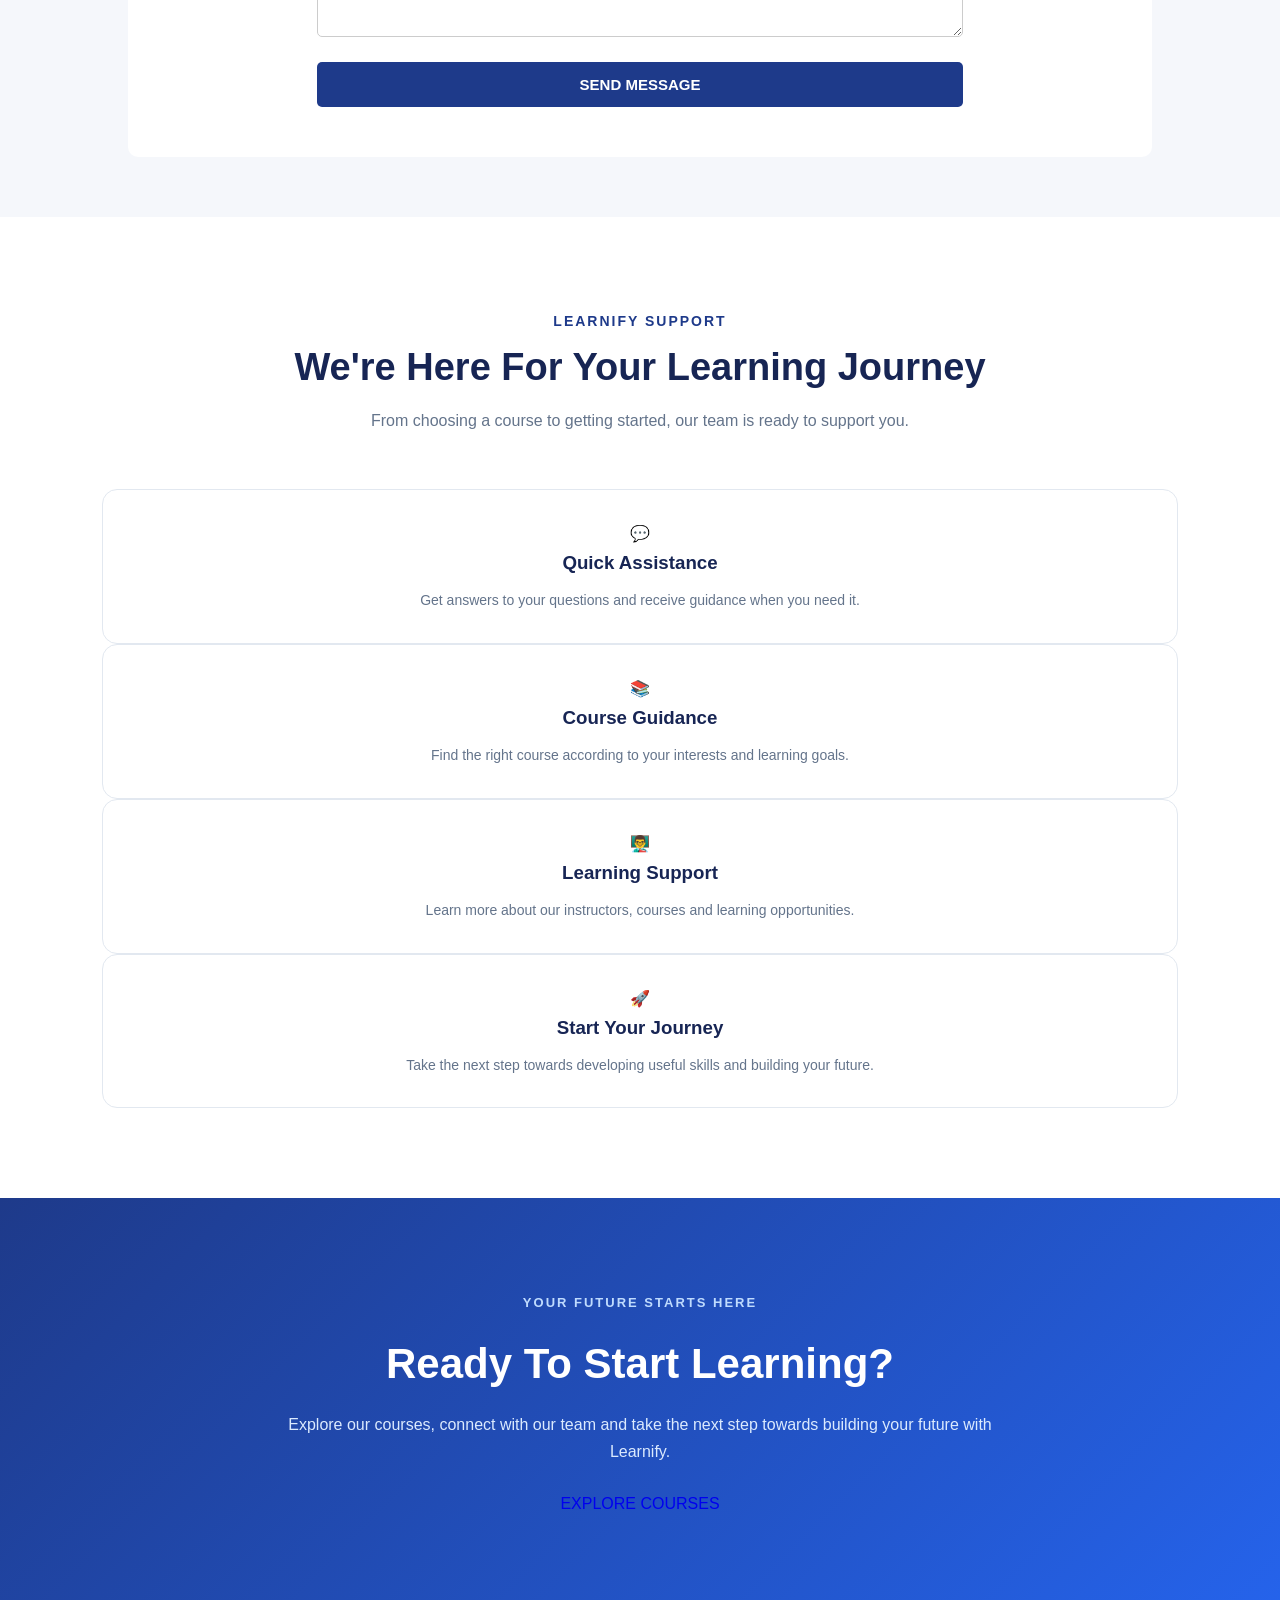
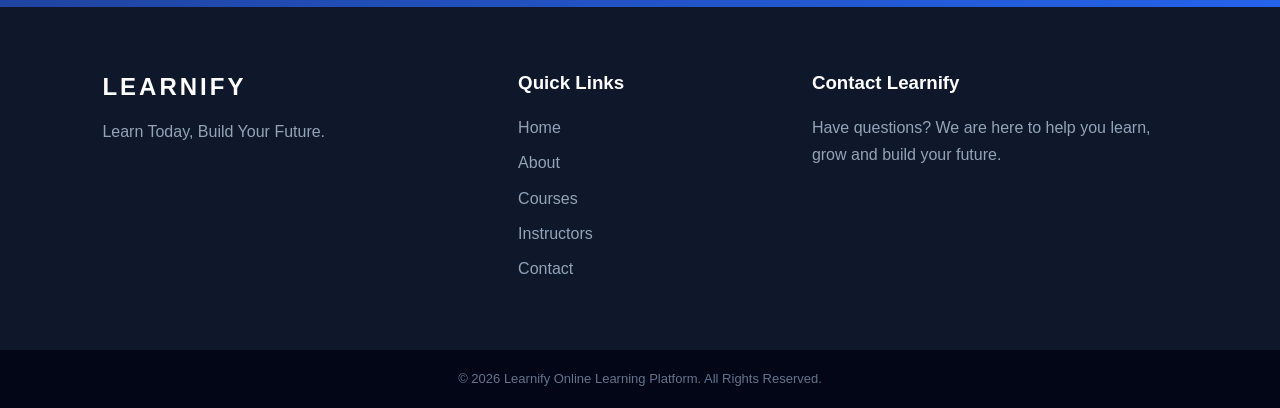
<file: contact.html>
<!DOCTYPE html>
<html lang="en">

<head>

    <meta charset="UTF-8">

    <meta name="viewport" content="width=device-width, initial-scale=1.0">

    <title>Contact Learnify</title>

    <link rel="stylesheet" href="styles.css">

</head>

<body>


    <!-- ================= NAVIGATION BAR ================= -->

    <header class="navbar">

        <div class="logo">

            <h1>LEARNIFY</h1>

        </div>


        <div class="linkbox">

            <a href="index.html" class="toplink">HOME</a>

            <a href="about.html" class="toplink">ABOUT</a>

            <a href="contact.html" class="toplink active">CONTACT</a>

            <a href="courses.html" class="toplink">COURSES</a>

            <a href="instructor.html" class="toplink">INSTRUCTORS</a>

        </div>

    </header>


    <!-- ================= CONTACT HERO ================= -->

    <section class="hero">

        <div class="hero-content">

            <span class="hero-label">
                WE ARE HERE TO HELP
            </span>

            <h1>
                Contact
                <span>Learnify</span>
            </h1>

            <p>
                We Are Here To Help You Learn
            </p>

            <p>
                Have questions about our courses, instructors or
                learning programs? Get in touch with our team and
                let us help you take the next step in your learning journey.
            </p>

            <div class="hero-buttons">

                <a href="#contact-form" class="btn-primary">
                    SEND A MESSAGE
                </a>

                <a href="courses.html" class="btn-secondary">
                    VIEW COURSES
                </a>

            </div>

        </div>


        <div class="hero-image">

            <img
                src="Images/contact learnify.png"
                alt="Contact Learnify"
            >

        </div>

    </section>


    <!-- ================= CONTACT INTRODUCTION ================= -->

    <section class="about-section">

        <div class="about-image">

            <img
                src="Images/contact learnify.png"
                alt="Learnify support"
            >

        </div>


        <div class="about-content">

            <span class="section-label">
                GET IN TOUCH
            </span>

            <h2>
                We Would Love
                <span>To Hear From You</span>
            </h2>

            <p>
                Have questions about our courses or learning programs?
                We would love to hear from you. Contact the Learnify
                team and let us know how we can help you with your
                learning journey.
            </p>

            <p>
                Whether you need information about a course, want to
                learn more about our instructors, or need support with
                your learning experience, our team is ready to assist you.
            </p>

            <p>
                Fill out the contact form and send us your message.
                We will get back to you as soon as possible.
            </p>

            <a href="#contact-form" class="read-btn">
                SEND YOUR MESSAGE
            </a>

        </div>

    </section>


    <!-- ================= CONTACT INFORMATION ================= -->

    <section class="services">

        <div class="section-heading">

            <span class="section-label">
                CONTACT INFORMATION
            </span>

            <h2>
                How Can We Help You?
            </h2>

            <p>
                Choose the easiest way to connect with the Learnify team.
                We are ready to answer your questions.
            </p>

        </div>


        <div class="service-grid">


            <!-- EMAIL -->

            <div class="service-card">

                <div class="service-icon">
                    ✉️
                </div>

                <h3>
                    Email Us
                </h3>

                <p>
                    Have questions about our courses?
                    Send us an email and our team will
                    help you.
                </p>

                <p>
                    <b>learnify@example.com</b>
                </p>

            </div>


            <!-- PHONE -->

            <div class="service-card">

                <div class="service-icon">
                    📞
                </div>

                <h3>
                    Call Us
                </h3>

                <p>
                    Need quick assistance? You can contact
                    our support team during working hours.
                </p>

                <p>
                    <b>+91 98765 43210</b>
                </p>

            </div>


            <!-- ADDRESS -->

            <div class="service-card">

                <div class="service-icon">
                    📍
                </div>

                <h3>
                    Visit Us
                </h3>

                <p>
                    You can reach us for more information
                    about our learning programs and
                    educational services.
                </p>

                <p>
                    <b>Learnify Learning Center</b><br>
                    Kerala, India
                </p>

            </div>

        </div>

    </section>


    <!-- ================= CONTACT FORM ================= -->


<!-- ================= CONTACT SECTION ================= -->

<section class="contact-section" id="contact-form">

    <div class="contact-content">

        <span class="section-label">
            SEND US A MESSAGE
        </span>

        <h2>
            Let's Start A Conversation
        </h2>

        <p>
            Fill out the form below and tell us how we can
            help you with your learning journey.
        </p>

    </div>


    <div class="contact-form">

        <form action="#" method="post">

            <!-- NAME -->
            <label for="name">
                Your Name
            </label>

            <input
                type="text"
                id="name"
                name="name"
                placeholder="Enter your name"
                required
            >


            <!-- EMAIL -->
            <label for="email">
                Email Address
            </label>

            <input
                type="email"
                id="email"
                name="email"
                placeholder="Enter your email"
                required
            >


            <!-- PHONE -->
            <label for="phone">
                Phone Number
            </label>

            <input
                type="tel"
                id="phone"
                name="phone"
                placeholder="Enter your phone number"
            >


            <!-- COURSE -->
            <label for="course">
                Course Interested In
            </label>

            <select id="course" name="course" required>

                <option value="">
                    Select a course
                </option>

                <option value="web-development">
                    Web Development
                </option>

                <option value="python">
                    Python Programming
                </option>

                <option value="ui-ux">
                    UI/UX Design
                </option>

                <option value="digital-marketing">
                    Digital Marketing
                </option>

            </select>


            <!-- MESSAGE -->
            <label for="message">
                Your Message
            </label>

            <textarea
                id="message"
                name="message"
                rows="6"
                placeholder="Write your message here..."
                required
            ></textarea>


            <!-- BUTTON -->
            <button type="submit">
                SEND MESSAGE
            </button>

        </form>

    </div>

</section>




    <!-- ================= WHY CONTACT LEARNIFY ================= -->

    <section class="why-section">

        <div class="section-heading">

            <span class="section-label">
                LEARNIFY SUPPORT
            </span>

            <h2>
                We're Here For Your Learning Journey
            </h2>

            <p>
                From choosing a course to getting started,
                our team is ready to support you.
            </p>

        </div>


        <div class="why-grid">


            <div class="why-card">

                <div class="why-icon">
                    💬
                </div>

                <h3>
                    Quick Assistance
                </h3>

                <p>
                    Get answers to your questions and
                    receive guidance when you need it.
                </p>

            </div>


            <div class="why-card">

                <div class="why-icon">
                    📚
                </div>

                <h3>
                    Course Guidance
                </h3>

                <p>
                    Find the right course according to
                    your interests and learning goals.
                </p>

            </div>


            <div class="why-card">

                <div class="why-icon">
                    👨‍🏫
                </div>

                <h3>
                    Learning Support
                </h3>

                <p>
                    Learn more about our instructors,
                    courses and learning opportunities.
                </p>

            </div>


            <div class="why-card">

                <div class="why-icon">
                    🚀
                </div>

                <h3>
                    Start Your Journey
                </h3>

                <p>
                    Take the next step towards developing
                    useful skills and building your future.
                </p>

            </div>

        </div>

    </section>


    <!-- ================= CALL TO ACTION ================= -->

    <section class="cta-section">

        <div class="cta-content">

            <span class="section-label">
                YOUR FUTURE STARTS HERE
            </span>

            <h2>
                Ready To Start Learning?
            </h2>

            <p>
                Explore our courses, connect with our team
                and take the next step towards building
                your future with Learnify.
            </p>

            <a href="courses.html" class="cta-btn">
                EXPLORE COURSES
            </a>

        </div>

    </section>


    <!-- ================= FOOTER ================= -->

    <footer class="footer">


        <div class="footer-logo">

            <h2>
                LEARNIFY
            </h2>

            <p>
                Learn Today, Build Your Future.
            </p>

        </div>


        <div class="footer-links">

            <h3>
                Quick Links
            </h3>

            <a href="index.html">
                Home
            </a>

            <a href="about.html">
                About
            </a>

            <a href="courses.html">
                Courses
            </a>

            <a href="instructor.html">
                Instructors
            </a>

            <a href="contact.html">
                Contact
            </a>

        </div>


        <div class="footer-info">

            <h3>
                Contact Learnify
            </h3>

            <p>
                Have questions?
                We are here to help you learn,
                grow and build your future.
            </p>

        </div>

    </footer>


    <!-- ================= COPYRIGHT ================= -->

    <div class="copyright">

        <p>
            © 2026 Learnify Online Learning Platform.
            All Rights Reserved.
        </p>

    </div>


</body>

</html>
</file>
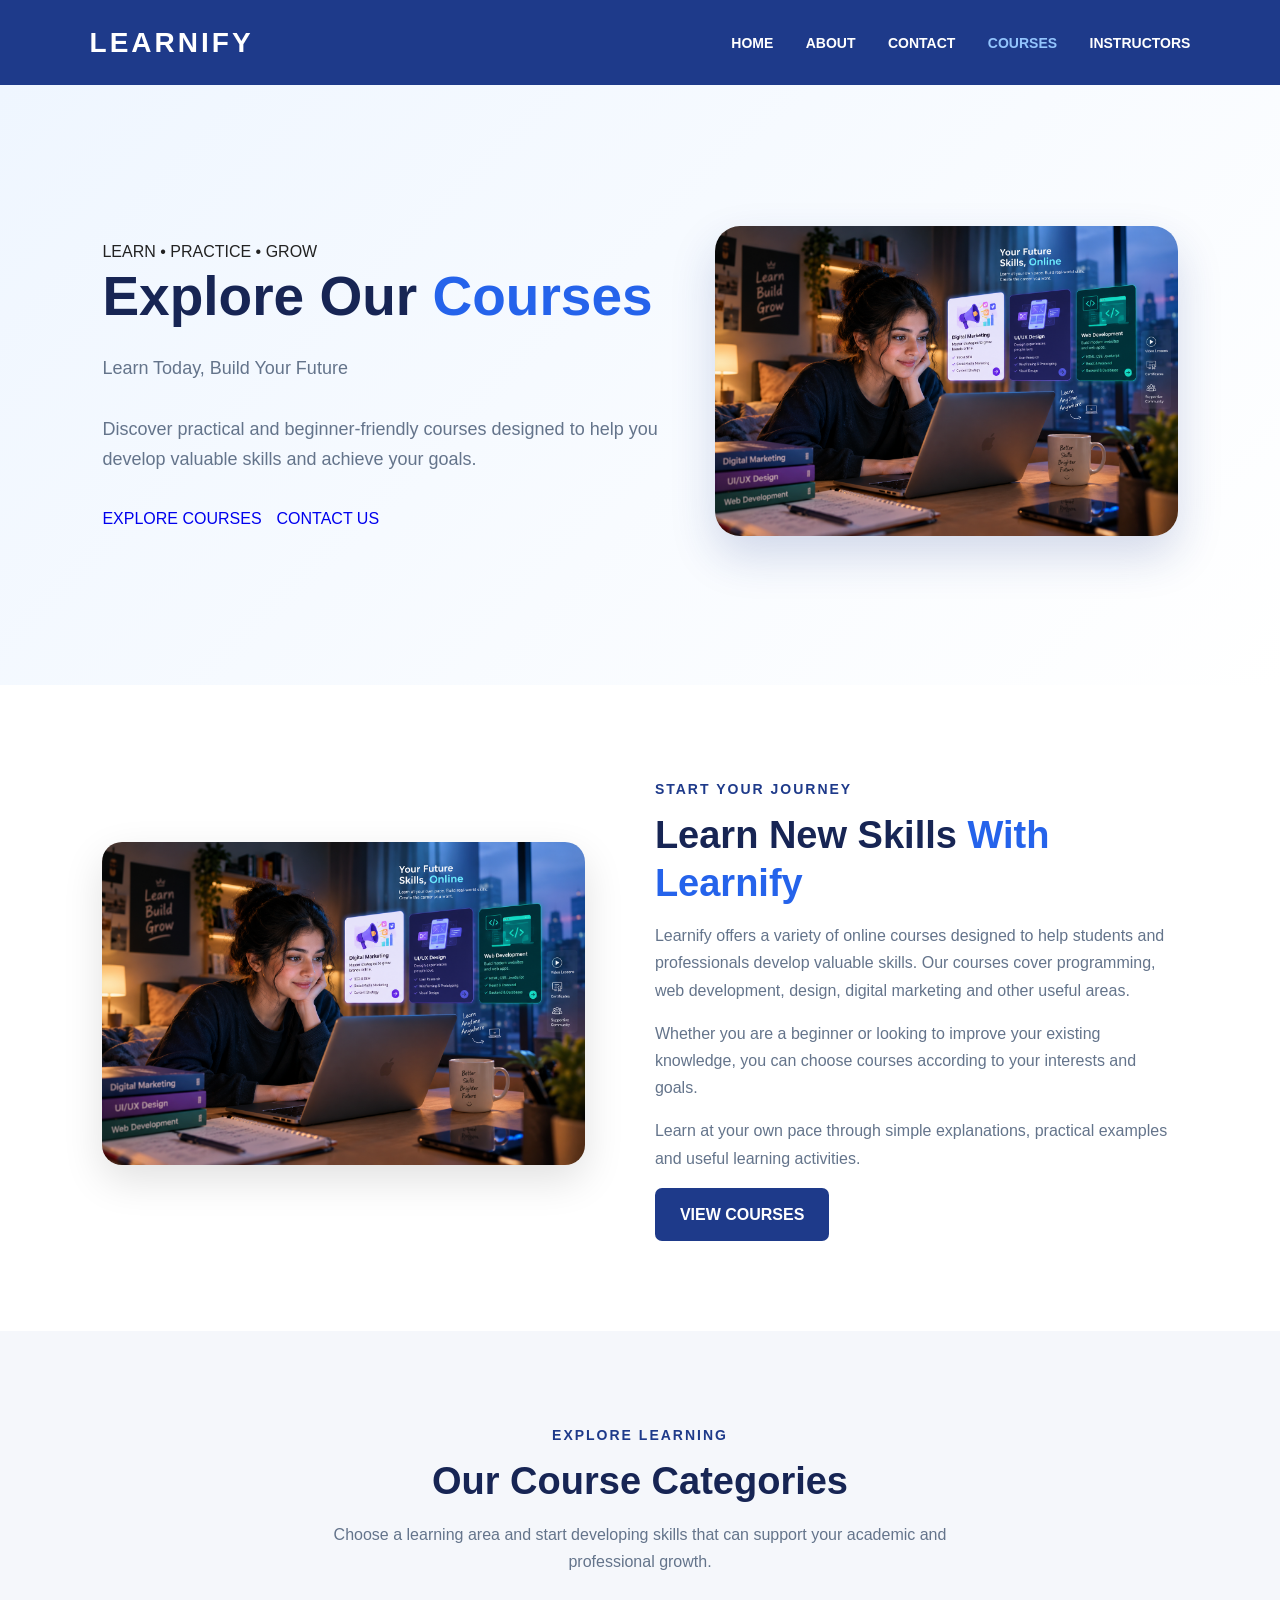
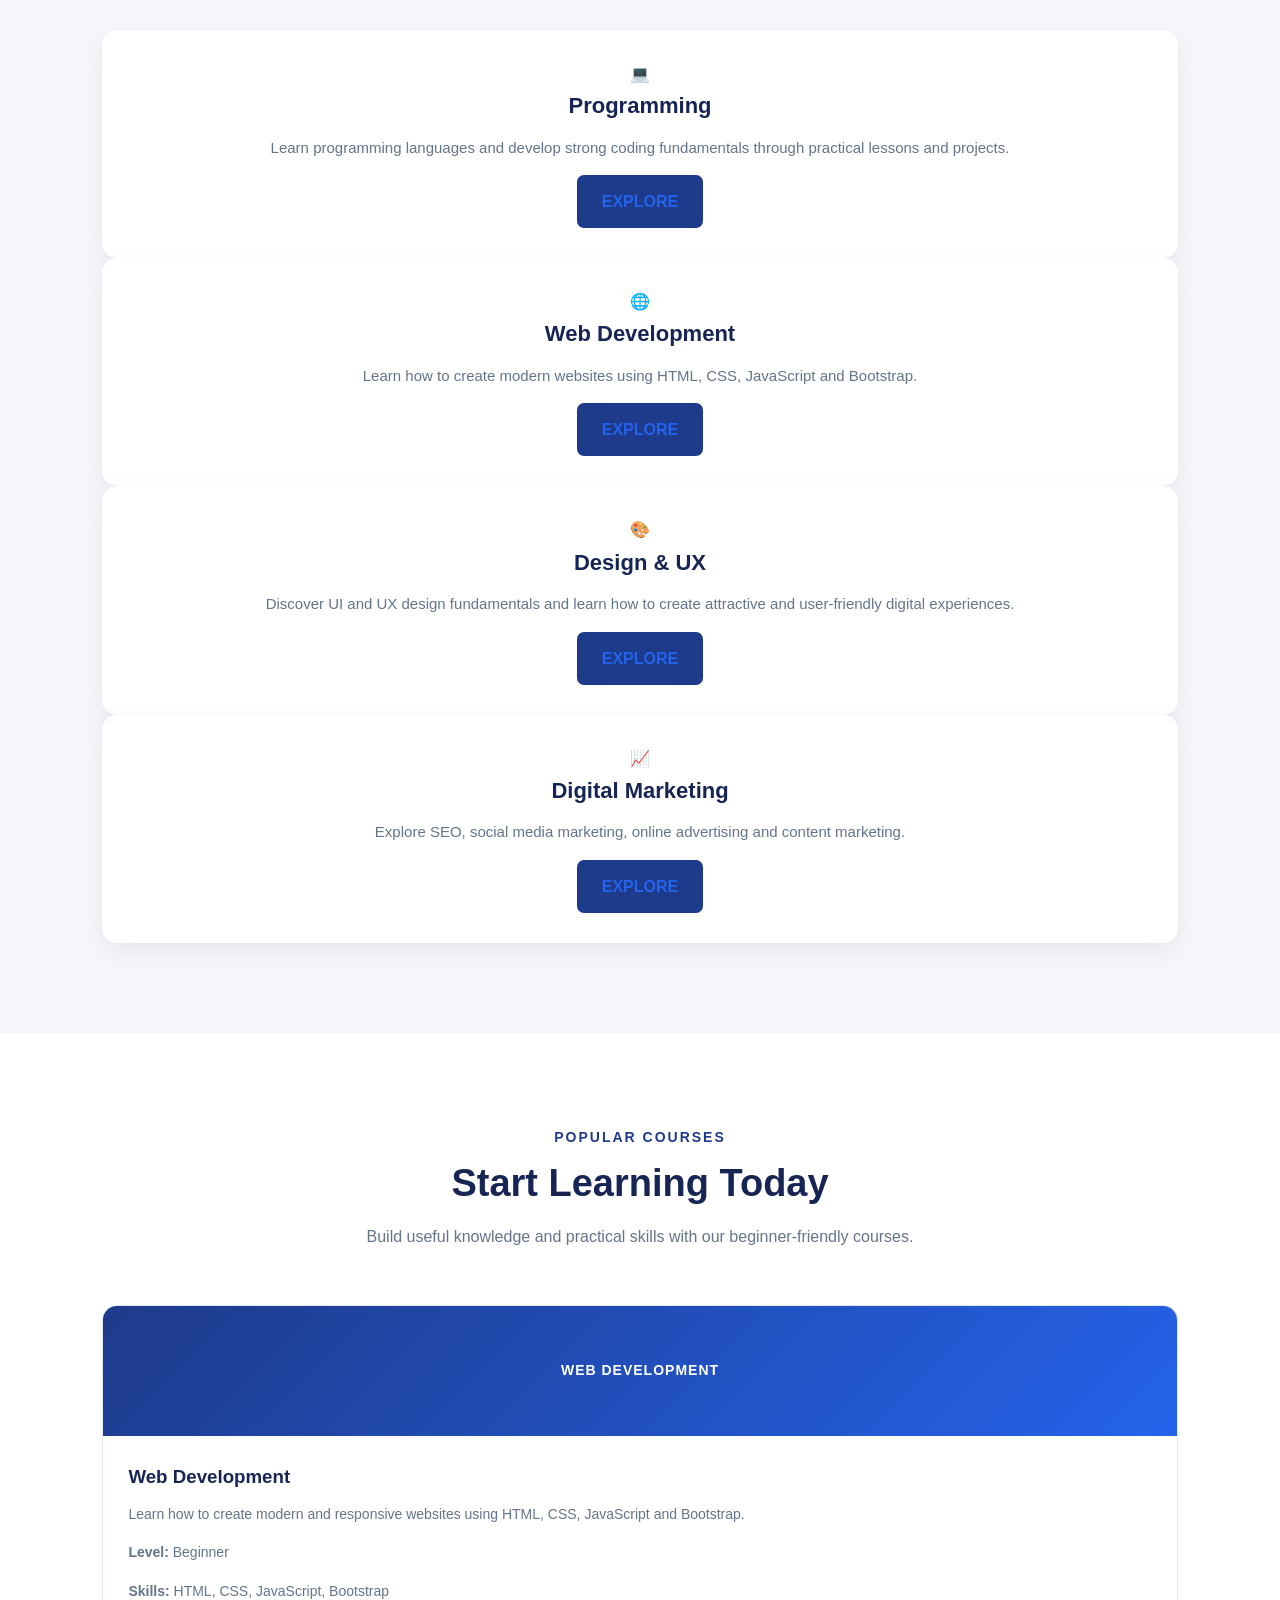
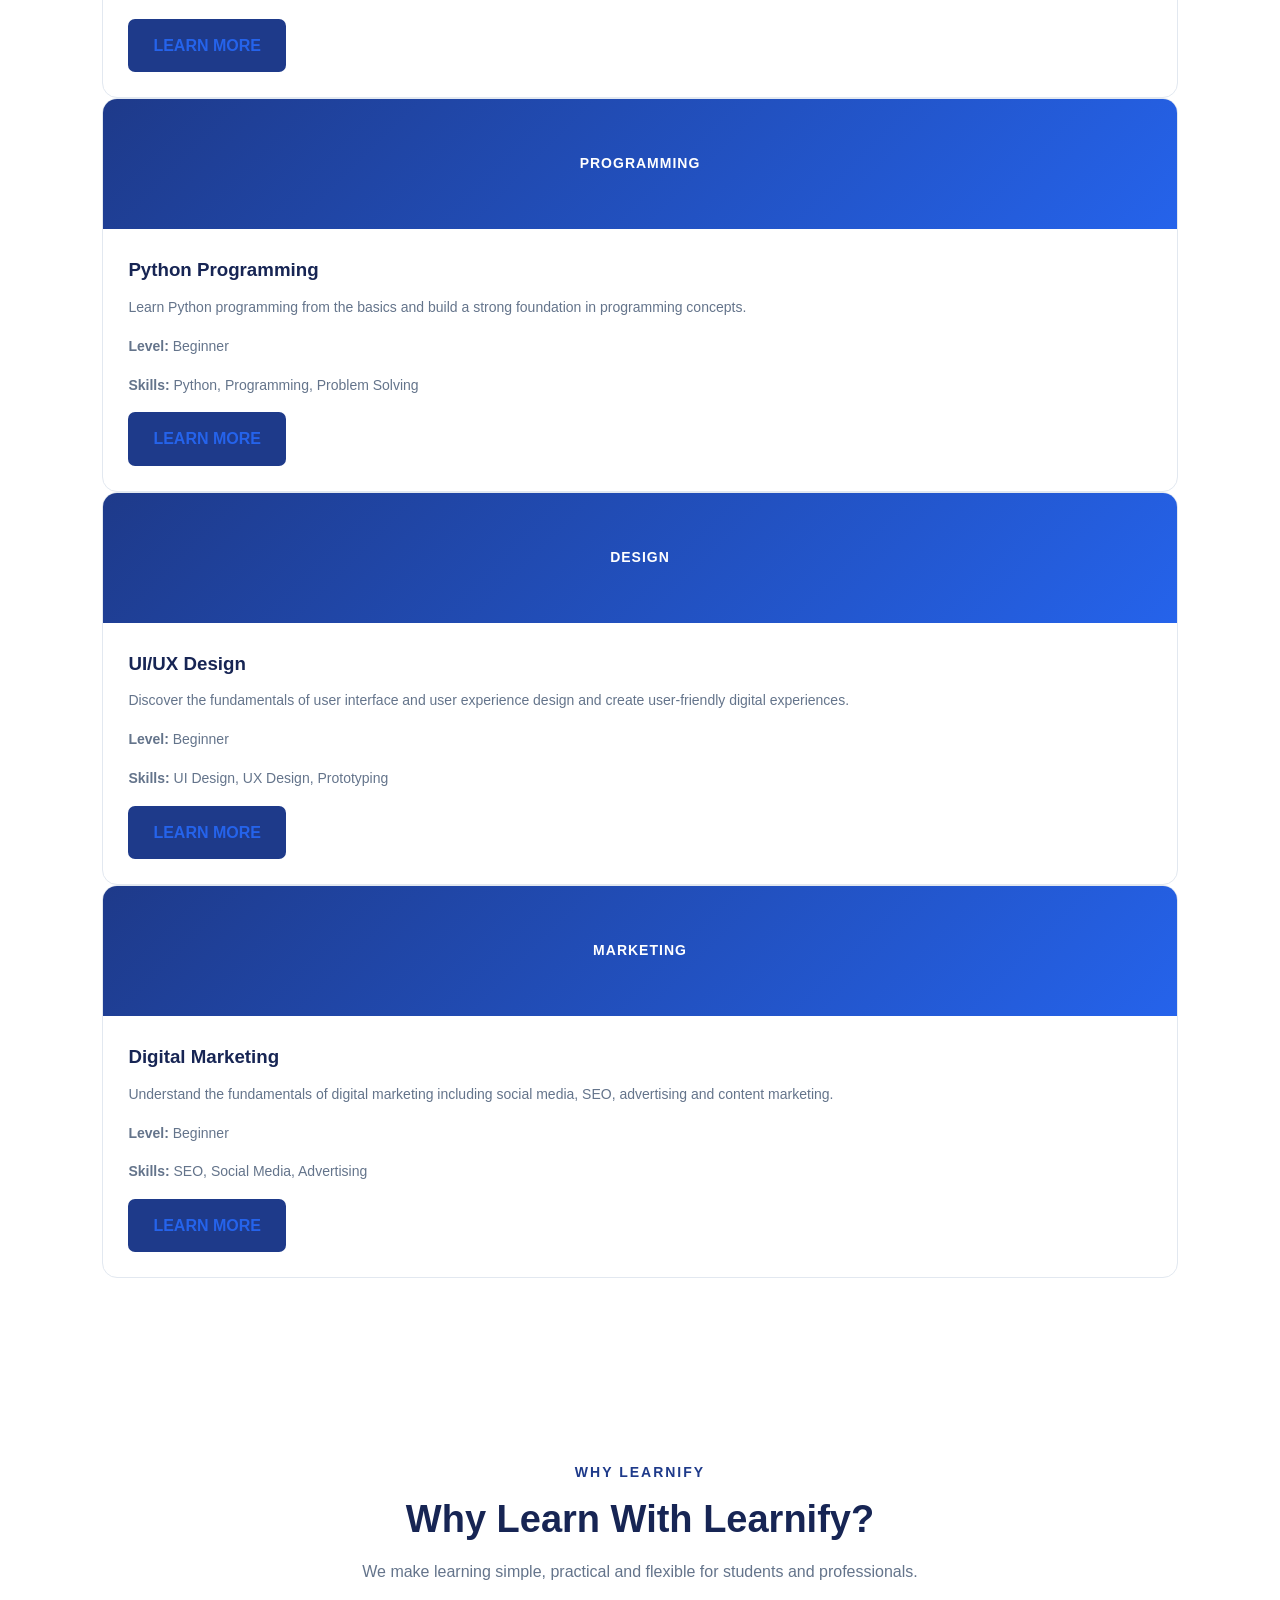
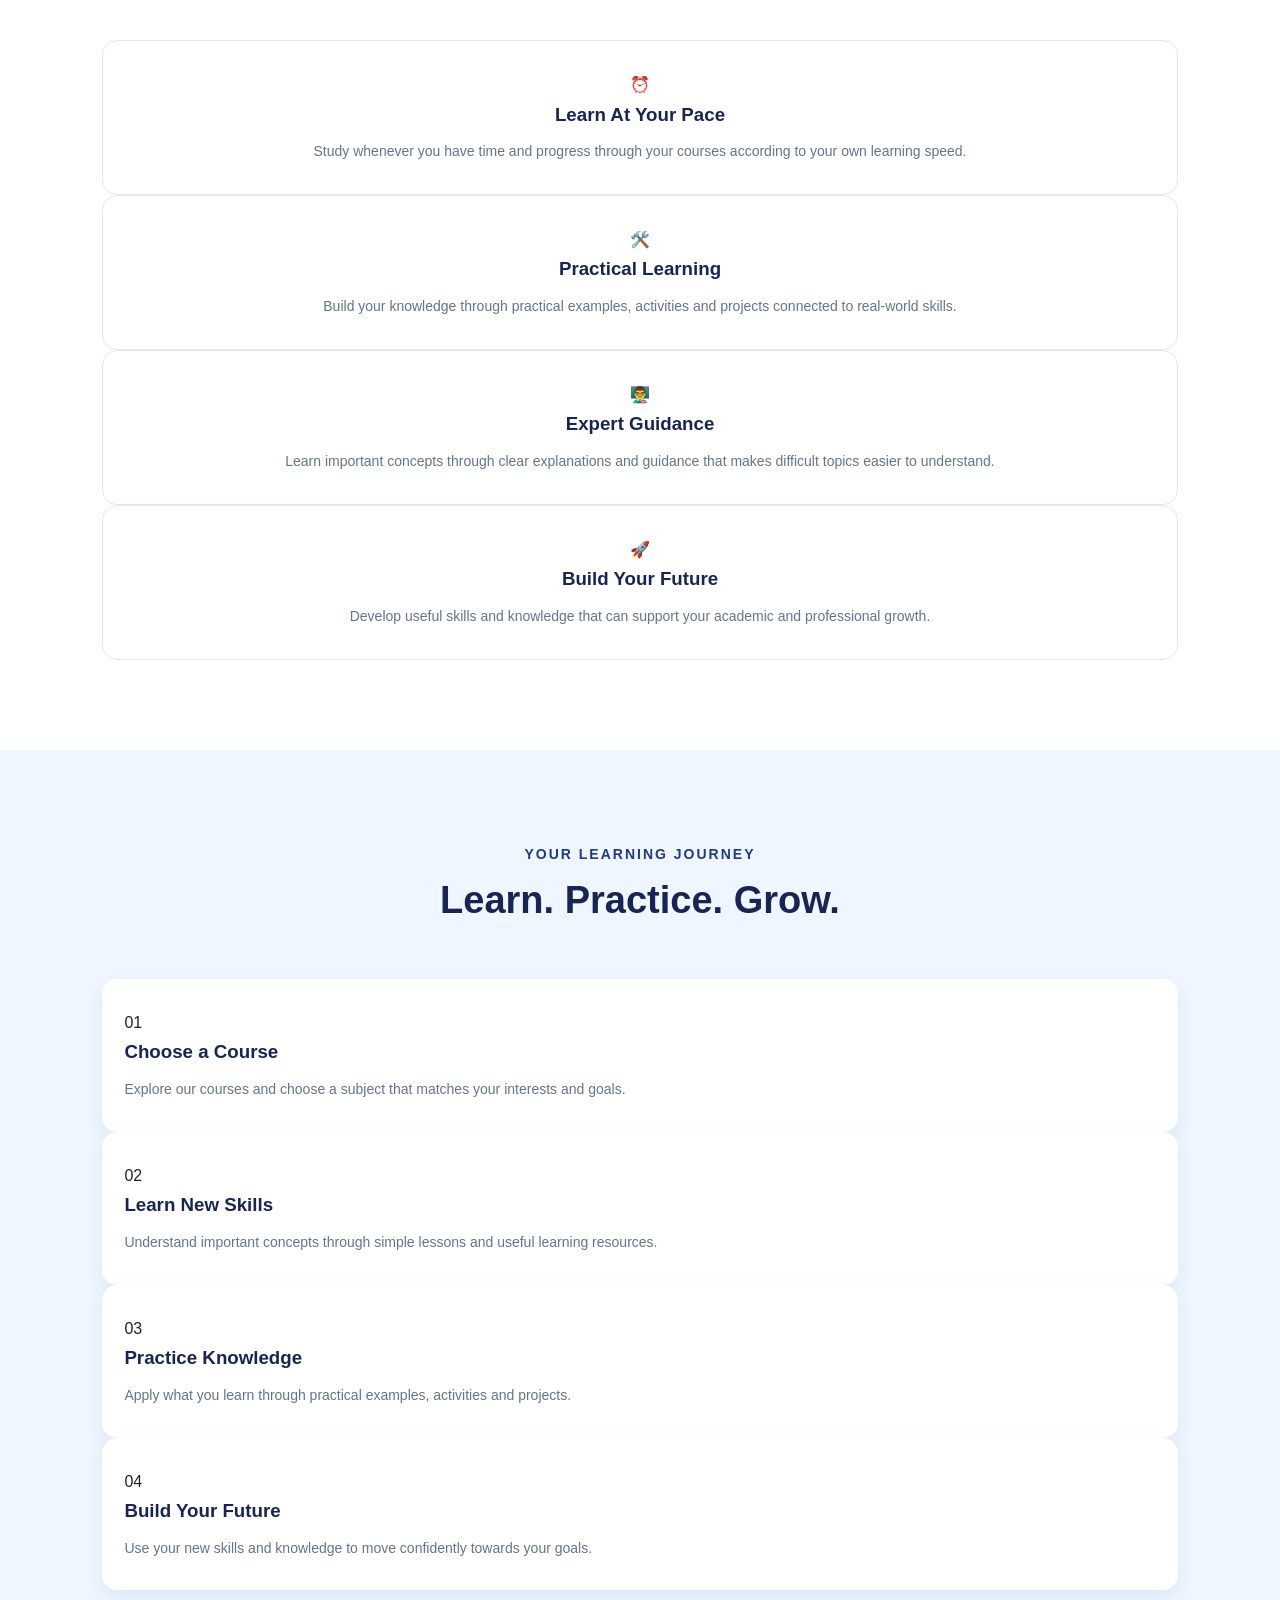
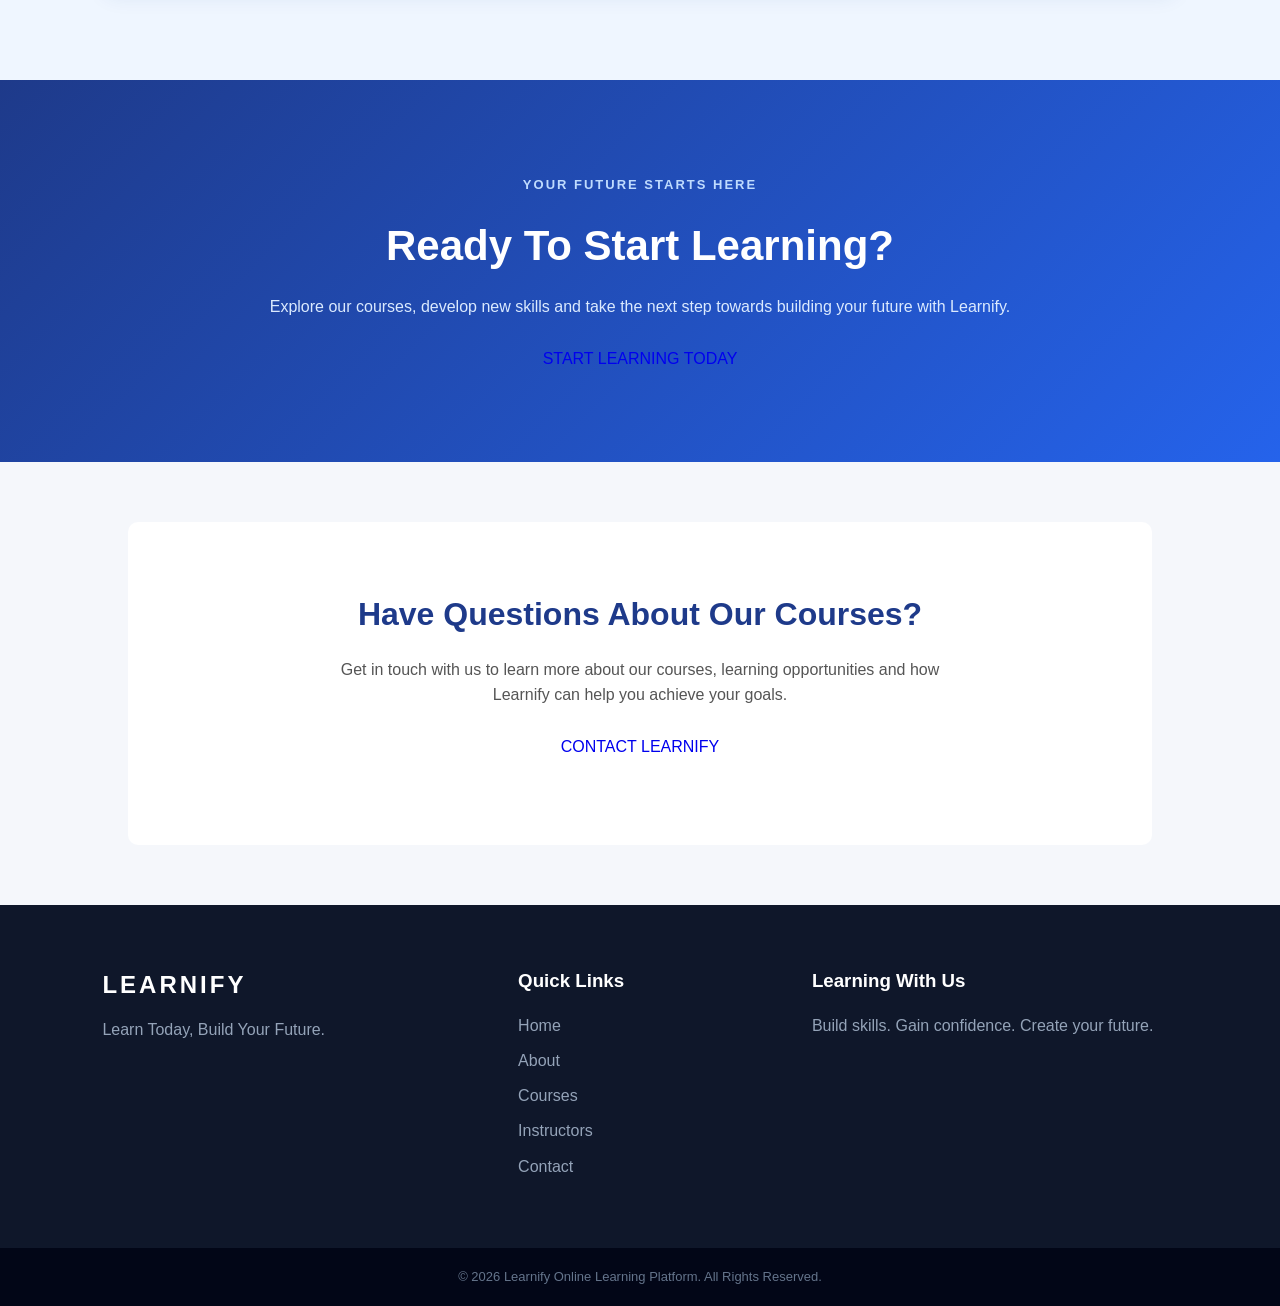
<file: courses.html>
<!DOCTYPE html>
<html lang="en">

<head>
    <meta charset="UTF-8">
    <meta name="viewport" content="width=device-width, initial-scale=1.0">

    <title>Courses - Learnify</title>

    <link rel="stylesheet" href="styles.css">
</head>

<body>

    <!-- ================= NAVIGATION BAR ================= -->

    <header class="navbar">

        <div class="logo">
            <h1>LEARNIFY</h1>
        </div>

        <div class="linkbox">

            <a href="index.html" class="toplink">HOME</a>

            <a href="about.html" class="toplink">ABOUT</a>

            <a href="contact.html" class="toplink">CONTACT</a>

            <a href="courses.html" class="toplink active">COURSES</a>

            <a href="instructor.html" class="toplink">INSTRUCTORS</a>

        </div>

    </header>


    <!-- ================= HERO SECTION ================= -->

    <section class="hero">

        <div class="hero-content">

            <span class="hero-label">LEARN • PRACTICE • GROW</span>

            <h1>
                Explore Our
                <span>Courses</span>
            </h1>

            <p>
                Learn Today, Build Your Future
            </p>

            <p>
                Discover practical and beginner-friendly courses designed
                to help you develop valuable skills and achieve your goals.
            </p>

            <div class="hero-buttons">

                <a href="#courses" class="btn-primary">
                    EXPLORE COURSES
                </a>

                <a href="contact.html" class="btn-secondary">
                    CONTACT US
                </a>

            </div>

        </div>


        <div class="hero-image">

            <img
                src="Images/courses.png"
                alt="Students learning online"
            >

        </div>

    </section>


    <!-- ================= COURSE INTRODUCTION ================= -->

    <section class="about-section">

        <div class="about-image">

            <img
                src="Images/courses.png"
                alt="Students learning online"
            >

        </div>


        <div class="about-content">

            <span class="section-label">START YOUR JOURNEY</span>

            <h2>
                Learn New Skills
                <span>With Learnify</span>
            </h2>

            <p>
                Learnify offers a variety of online courses designed to
                help students and professionals develop valuable skills.
                Our courses cover programming, web development, design,
                digital marketing and other useful areas.
            </p>

            <p>
                Whether you are a beginner or looking to improve your
                existing knowledge, you can choose courses according
                to your interests and goals.
            </p>

            <p>
                Learn at your own pace through simple explanations,
                practical examples and useful learning activities.
            </p>

            <a href="#courses" class="read-btn">
                VIEW COURSES
            </a>

        </div>

    </section>


    <!-- ================= COURSE CATEGORIES ================= -->

    <section class="services">

        <div class="section-heading">

            <span class="section-label">EXPLORE LEARNING</span>

            <h2>Our Course Categories</h2>

            <p>
                Choose a learning area and start developing skills
                that can support your academic and professional growth.
            </p>

        </div>


        <div class="service-grid">


            <!-- Programming -->

            <div class="service-card">

                <div class="service-icon">
                    💻
                </div>

                <h3>Programming</h3>

                <p>
                    Learn programming languages and develop strong
                    coding fundamentals through practical lessons
                    and projects.
                </p>

                <a href="#courses" class="read-btn">
                    EXPLORE
                </a>

            </div>


            <!-- Web Development -->

            <div class="service-card">

                <div class="service-icon">
                    🌐
                </div>

                <h3>Web Development</h3>

                <p>
                    Learn how to create modern websites using HTML,
                    CSS, JavaScript and Bootstrap.
                </p>

                <a href="#courses" class="read-btn">
                    EXPLORE
                </a>

            </div>


            <!-- Design -->

            <div class="service-card">

                <div class="service-icon">
                    🎨
                </div>

                <h3>Design & UX</h3>

                <p>
                    Discover UI and UX design fundamentals and learn
                    how to create attractive and user-friendly
                    digital experiences.
                </p>

                <a href="#courses" class="read-btn">
                    EXPLORE
                </a>

            </div>


            <!-- Marketing -->

            <div class="service-card">

                <div class="service-icon">
                    📈
                </div>

                <h3>Digital Marketing</h3>

                <p>
                    Explore SEO, social media marketing, online
                    advertising and content marketing.
                </p>

                <a href="#courses" class="read-btn">
                    EXPLORE
                </a>

            </div>

        </div>

    </section>


    <!-- ================= POPULAR COURSES ================= -->

    <section class="courses-section" id="courses">

        <div class="section-heading">

            <span class="section-label">POPULAR COURSES</span>

            <h2>Start Learning Today</h2>

            <p>
                Build useful knowledge and practical skills with
                our beginner-friendly courses.
            </p>

        </div>


        <div class="course-grid">


            <!-- COURSE 1 -->

            <div class="course-card">

                <div class="course-top">

                    <span>WEB DEVELOPMENT</span>

                </div>

                <div class="course-content">

                    <h3>Web Development</h3>

                    <p>
                        Learn how to create modern and responsive
                        websites using HTML, CSS, JavaScript
                        and Bootstrap.
                    </p>

                    <div class="course-info">

                        <p>
                            <b>Level:</b> Beginner
                        </p>

                        <p>
                            <b>Skills:</b> HTML, CSS, JavaScript,
                            Bootstrap
                        </p>

                    </div>

                    <a href="contact.html" class="read-btn">
                        LEARN MORE
                    </a>

                </div>

            </div>


            <!-- COURSE 2 -->

            <div class="course-card">

                <div class="course-top">

                    <span>PROGRAMMING</span>

                </div>

                <div class="course-content">

                    <h3>Python Programming</h3>

                    <p>
                        Learn Python programming from the basics and
                        build a strong foundation in programming
                        concepts.
                    </p>

                    <div class="course-info">

                        <p>
                            <b>Level:</b> Beginner
                        </p>

                        <p>
                            <b>Skills:</b> Python, Programming,
                            Problem Solving
                        </p>

                    </div>

                    <a href="contact.html" class="read-btn">
                        LEARN MORE
                    </a>

                </div>

            </div>


            <!-- COURSE 3 -->

            <div class="course-card">

                <div class="course-top">

                    <span>DESIGN</span>

                </div>

                <div class="course-content">

                    <h3>UI/UX Design</h3>

                    <p>
                        Discover the fundamentals of user interface
                        and user experience design and create
                        user-friendly digital experiences.
                    </p>

                    <div class="course-info">

                        <p>
                            <b>Level:</b> Beginner
                        </p>

                        <p>
                            <b>Skills:</b> UI Design, UX Design,
                            Prototyping
                        </p>

                    </div>

                    <a href="contact.html" class="read-btn">
                        LEARN MORE
                    </a>

                </div>

            </div>


            <!-- COURSE 4 -->

            <div class="course-card">

                <div class="course-top">

                    <span>MARKETING</span>

                </div>

                <div class="course-content">

                    <h3>Digital Marketing</h3>

                    <p>
                        Understand the fundamentals of digital
                        marketing including social media, SEO,
                        advertising and content marketing.
                    </p>

                    <div class="course-info">

                        <p>
                            <b>Level:</b> Beginner
                        </p>

                        <p>
                            <b>Skills:</b> SEO, Social Media,
                            Advertising
                        </p>

                    </div>

                    <a href="contact.html" class="read-btn">
                        LEARN MORE
                    </a>

                </div>

            </div>

        </div>

    </section>


    <!-- ================= WHY LEARN WITH LEARNIFY ================= -->

    <section class="why-section">

        <div class="section-heading">

            <span class="section-label">WHY LEARNIFY</span>

            <h2>Why Learn With Learnify?</h2>

            <p>
                We make learning simple, practical and flexible
                for students and professionals.
            </p>

        </div>


        <div class="why-grid">


            <div class="why-card">

                <div class="why-icon">
                    ⏰
                </div>

                <h3>Learn At Your Pace</h3>

                <p>
                    Study whenever you have time and progress through
                    your courses according to your own learning speed.
                </p>

            </div>


            <div class="why-card">

                <div class="why-icon">
                    🛠️
                </div>

                <h3>Practical Learning</h3>

                <p>
                    Build your knowledge through practical examples,
                    activities and projects connected to real-world
                    skills.
                </p>

            </div>


            <div class="why-card">

                <div class="why-icon">
                    👨‍🏫
                </div>

                <h3>Expert Guidance</h3>

                <p>
                    Learn important concepts through clear explanations
                    and guidance that makes difficult topics easier
                    to understand.
                </p>

            </div>


            <div class="why-card">

                <div class="why-icon">
                    🚀
                </div>

                <h3>Build Your Future</h3>

                <p>
                    Develop useful skills and knowledge that can
                    support your academic and professional growth.
                </p>

            </div>

        </div>

    </section>


    <!-- ================= LEARNING PROCESS ================= -->

    <section class="process-section">

        <div class="section-heading">

            <span class="section-label">YOUR LEARNING JOURNEY</span>

            <h2>Learn. Practice. Grow.</h2>

        </div>


        <div class="process-grid">


            <div class="process-card">

                <span>01</span>

                <h3>Choose a Course</h3>

                <p>
                    Explore our courses and choose a subject
                    that matches your interests and goals.
                </p>

            </div>


            <div class="process-card">

                <span>02</span>

                <h3>Learn New Skills</h3>

                <p>
                    Understand important concepts through simple
                    lessons and useful learning resources.
                </p>

            </div>


            <div class="process-card">

                <span>03</span>

                <h3>Practice Knowledge</h3>

                <p>
                    Apply what you learn through practical examples,
                    activities and projects.
                </p>

            </div>


            <div class="process-card">

                <span>04</span>

                <h3>Build Your Future</h3>

                <p>
                    Use your new skills and knowledge to move
                    confidently towards your goals.
                </p>

            </div>

        </div>

    </section>


    <!-- ================= CTA ================= -->

    <section class="cta-section">

        <div class="cta-content">

            <span class="section-label">YOUR FUTURE STARTS HERE</span>

            <h2>
                Ready To Start Learning?
            </h2>

            <p>
                Explore our courses, develop new skills and take
                the next step towards building your future with Learnify.
            </p>

            <a href="contact.html" class="cta-btn">
                START LEARNING TODAY
            </a>

        </div>

    </section>


    <!-- ================= CONTACT ================= -->

    <section class="contact-section">

        <div class="contact-content">

            <h2>Have Questions About Our Courses?</h2>

            <p>
                Get in touch with us to learn more about our courses,
                learning opportunities and how Learnify can help you
                achieve your goals.
            </p>

            <a href="contact.html" class="btn-primary">
                CONTACT LEARNIFY
            </a>

        </div>

    </section>


    <!-- ================= FOOTER ================= -->

    <footer class="footer">

        <div class="footer-logo">

            <h2>LEARNIFY</h2>

            <p>
                Learn Today, Build Your Future.
            </p>

        </div>


        <div class="footer-links">

            <h3>Quick Links</h3>

            <a href="index.html">Home</a>

            <a href="about.html">About</a>

            <a href="courses.html">Courses</a>

            <a href="instructor.html">Instructors</a>

            <a href="contact.html">Contact</a>

        </div>


        <div class="footer-info">

            <h3>Learning With Us</h3>

            <p>
                Build skills. Gain confidence.
                Create your future.
            </p>

        </div>

    </footer>


    <div class="copyright">

        <p>
            © 2026 Learnify Online Learning Platform.
            All Rights Reserved.
        </p>

    </div>


</body>

</html>
</file>
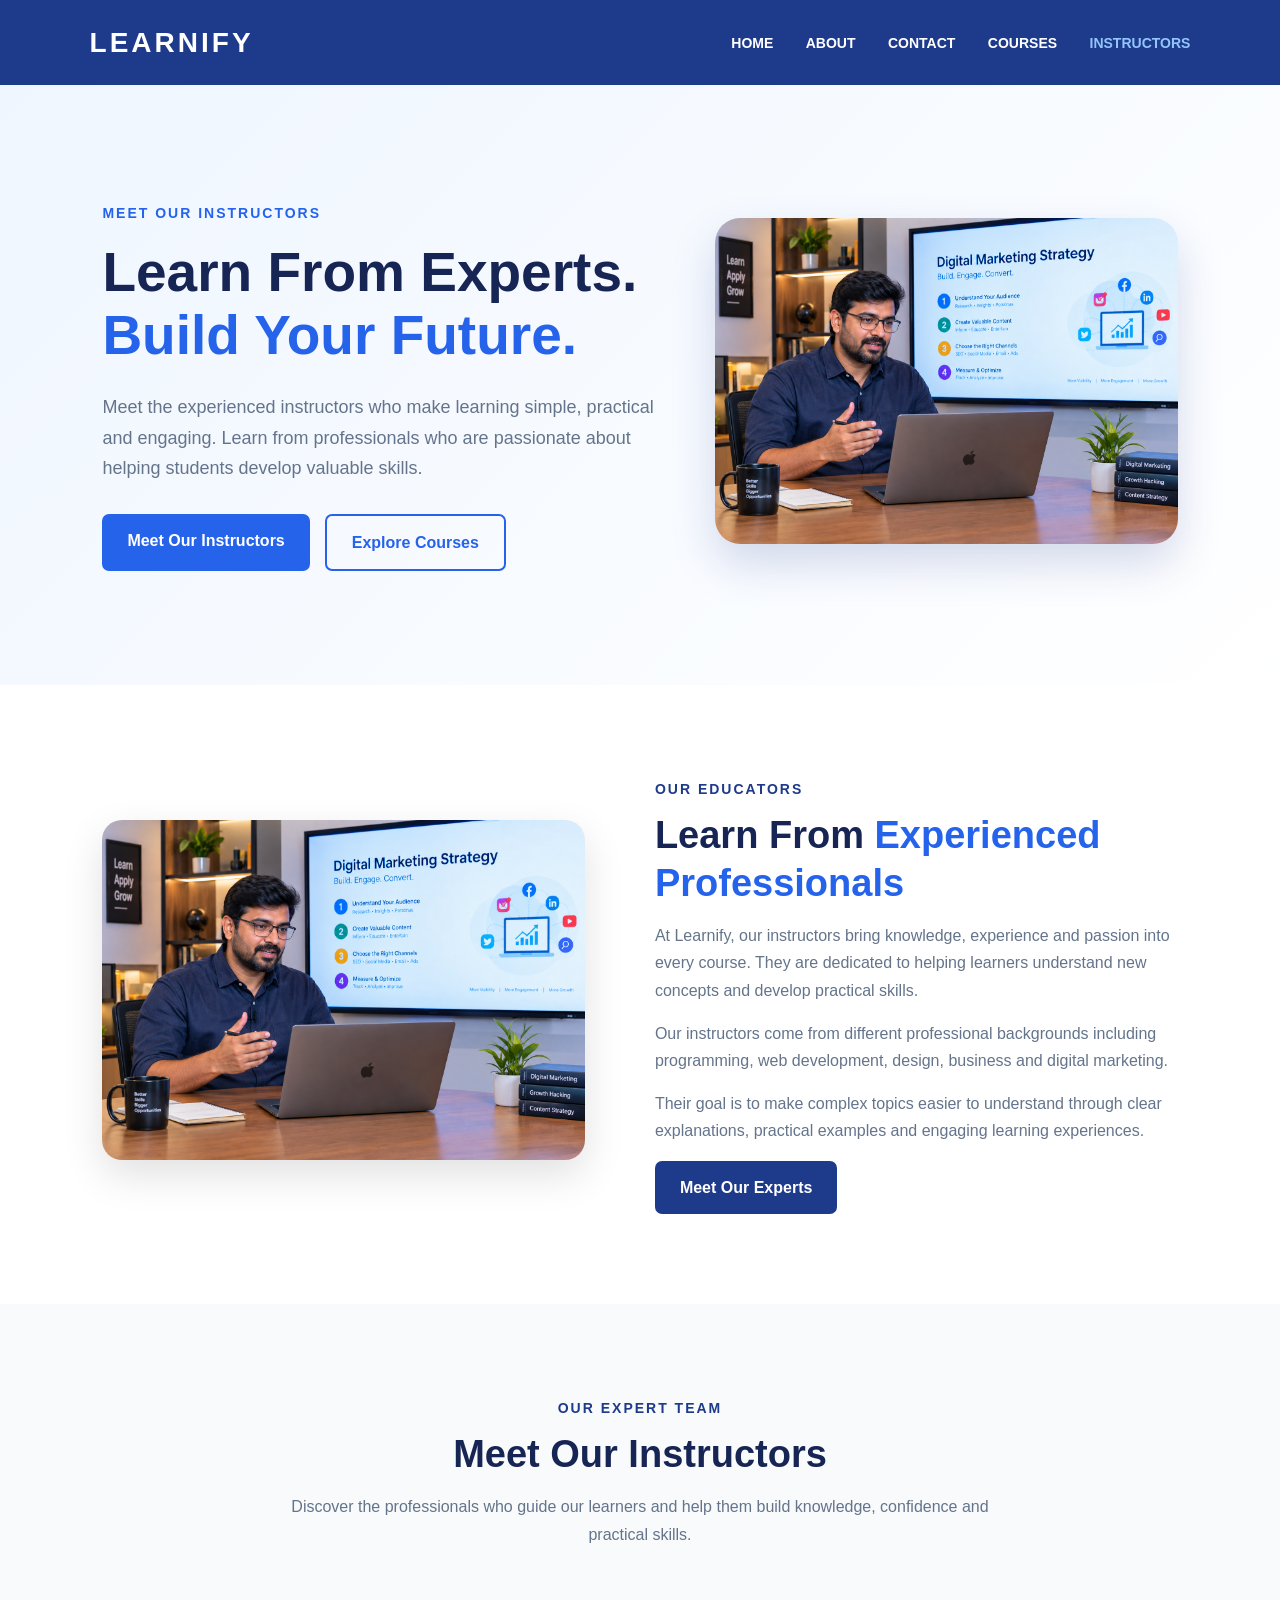
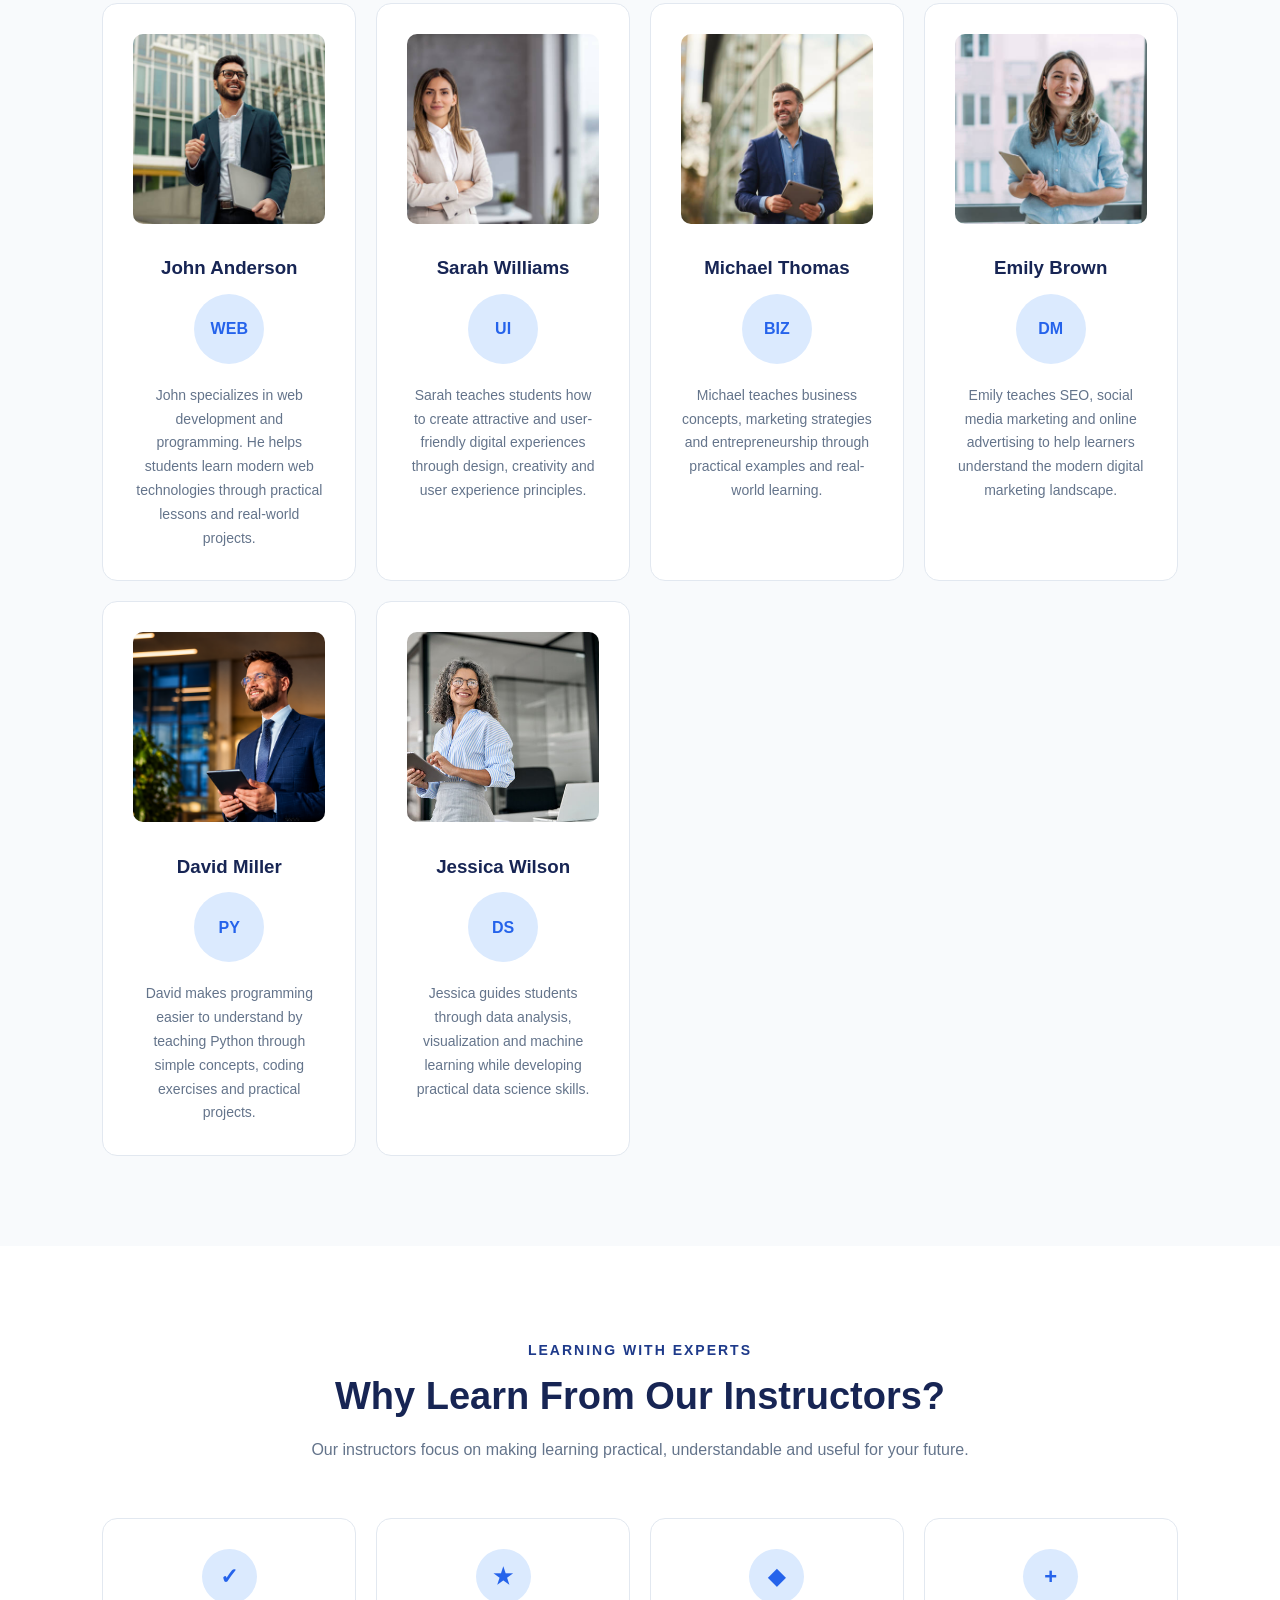
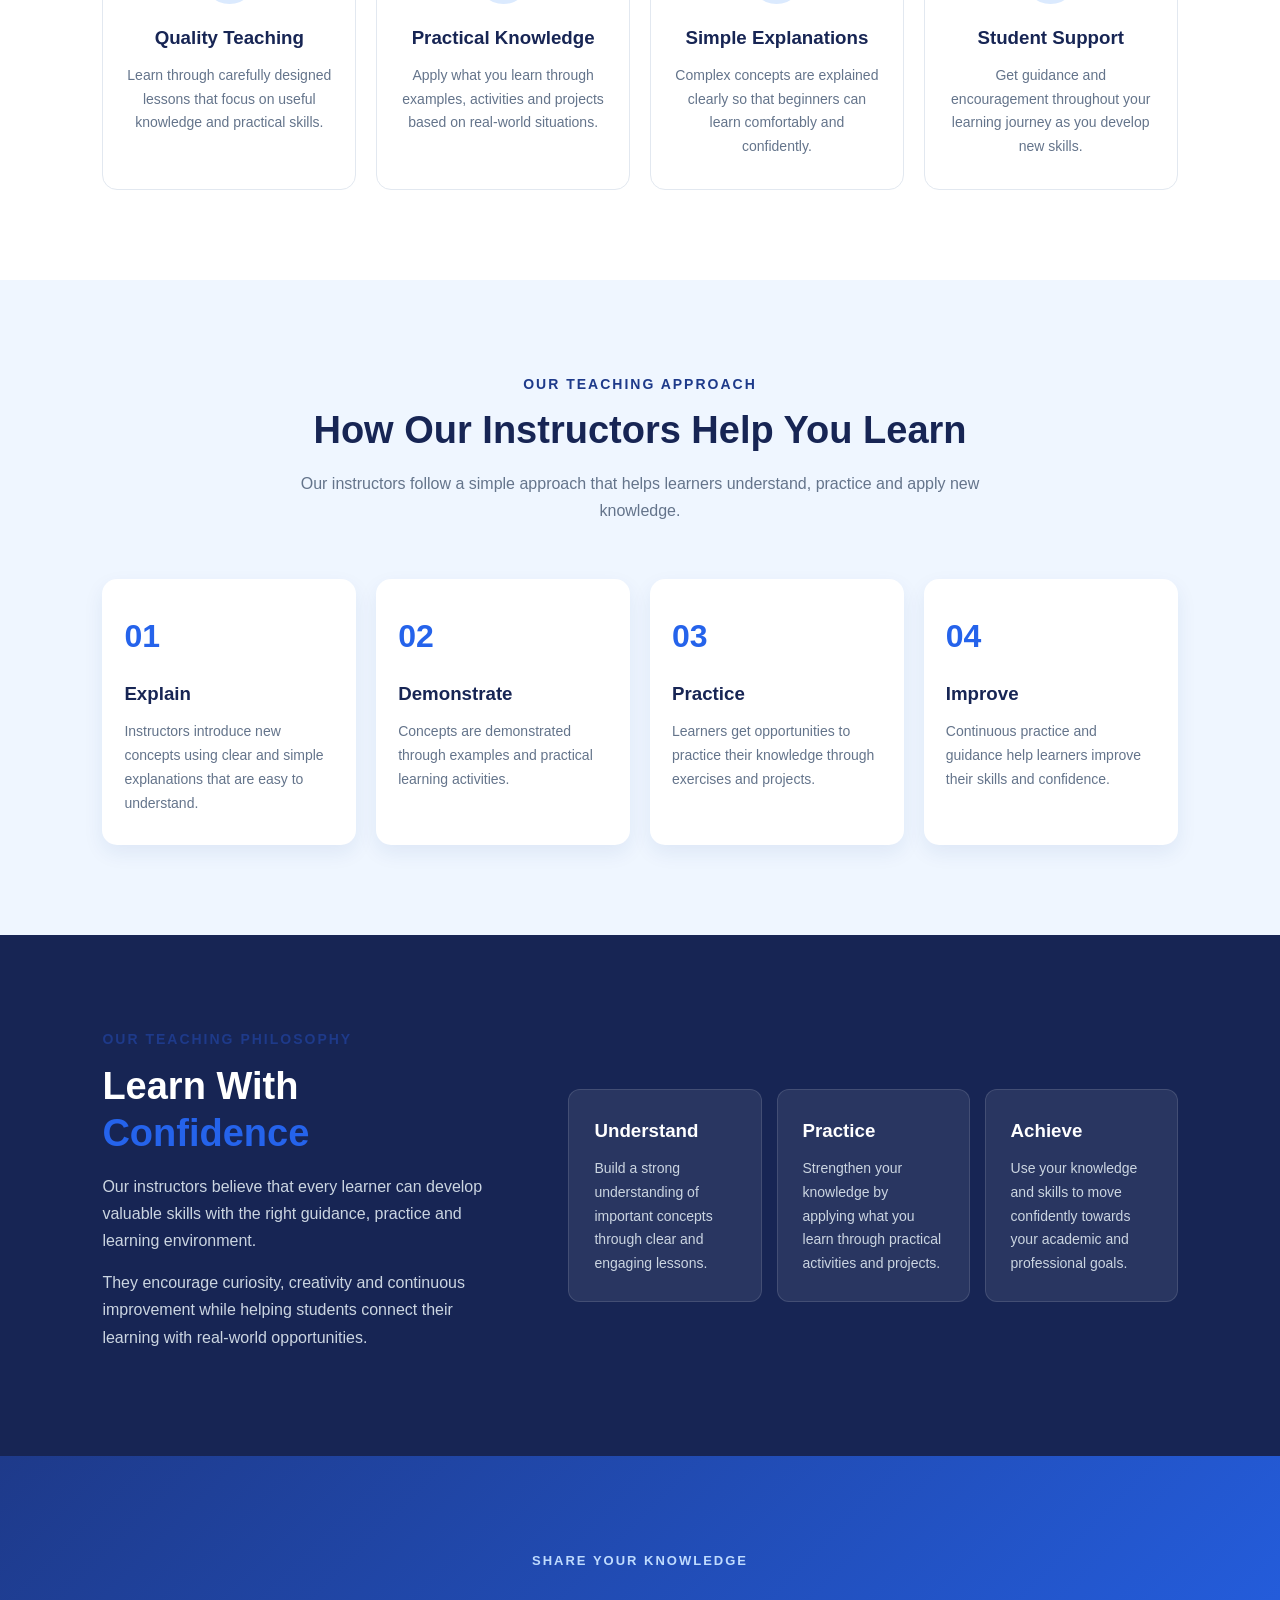
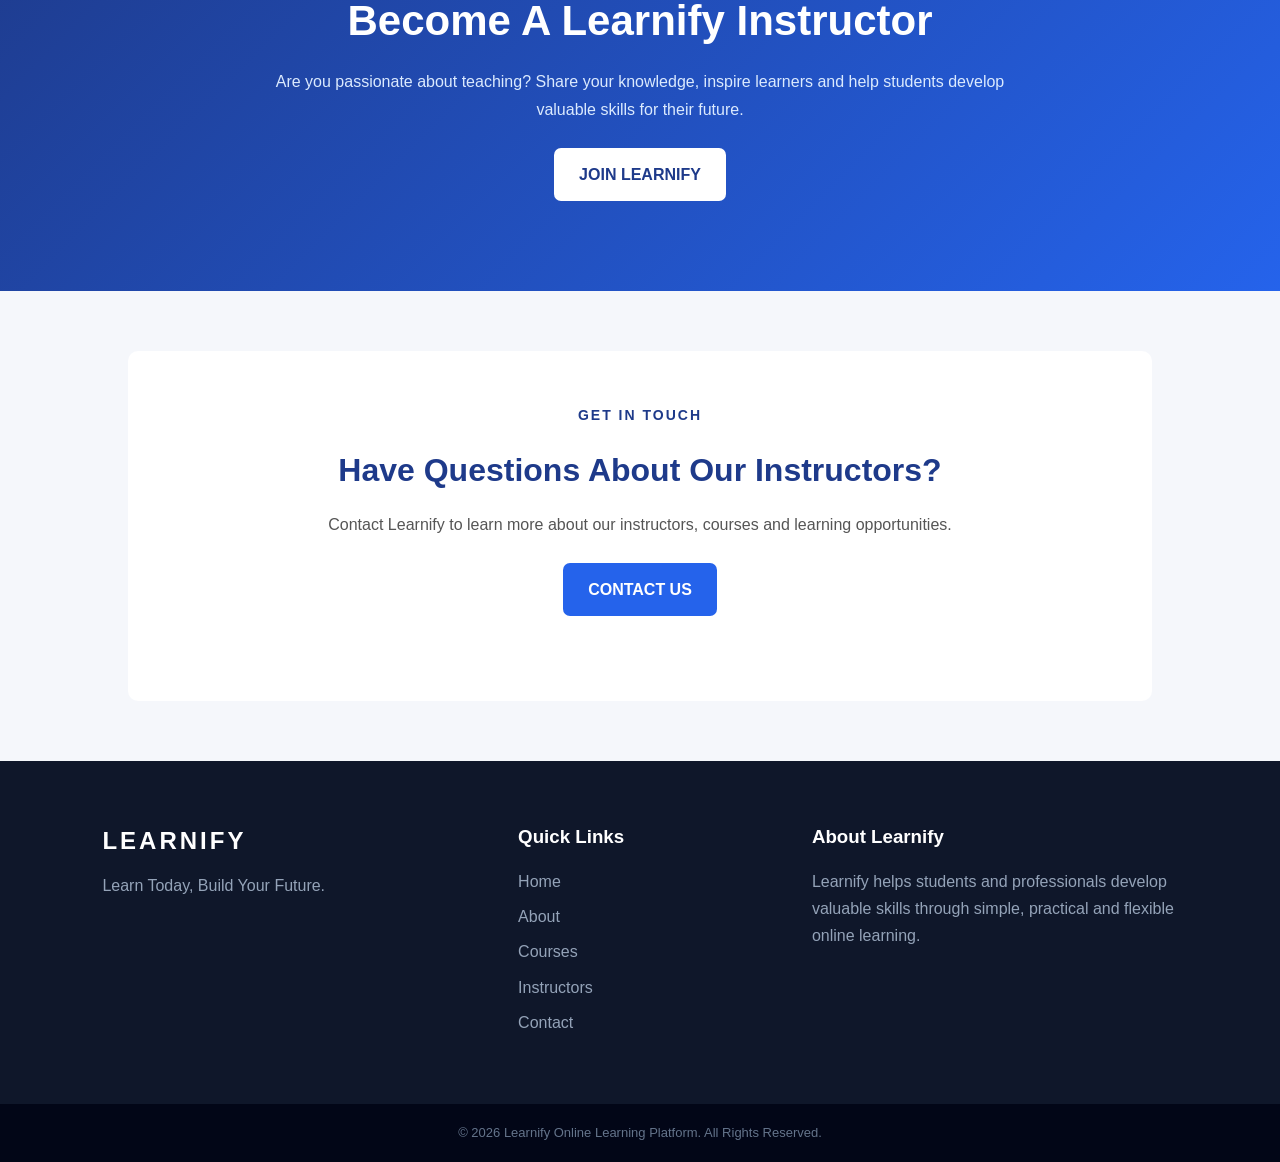
<file: instructor.html>
<!DOCTYPE html>
<html lang="en">

<head>

    <meta charset="UTF-8">

    <meta name="viewport" content="width=device-width, initial-scale=1.0">

    <title>Instructors - Learnify</title>

    <link rel="stylesheet" href="styles.css">

</head>


<body>


    <!-- ================= NAVIGATION ================= -->

    <header class="navbar">

        <div class="logo">

            <h1>LEARNIFY</h1>

        </div>


        <nav class="linkbox">

            <a href="index.html" class="toplink">
                HOME
            </a>

            <a href="about.html" class="toplink">
                ABOUT
            </a>

            <a href="contact.html" class="toplink">
                CONTACT
            </a>

            <a href="courses.html" class="toplink">
                COURSES
            </a>

            <a href="#" class="toplink active">
                INSTRUCTORS
            </a>

        </nav>

    </header>



    <!-- ================= INSTRUCTOR HERO ================= -->

    <section class="hero instructor-hero">

        <div class="hero-content">

            <span class="hero-small">
                MEET OUR INSTRUCTORS
            </span>

            <h1>
                Learn From Experts.<br>
                <span>Build Your Future.</span>
            </h1>

            <p>
                Meet the experienced instructors who make learning simple,
                practical and engaging. Learn from professionals who are
                passionate about helping students develop valuable skills.
            </p>


            <div class="hero-buttons">

                <a href="#instructors" class="primary-btn">
                    Meet Our Instructors
                </a>

                <a href="courses.html" class="secondary-btn">
                    Explore Courses
                </a>

            </div>

        </div>


        <div class="hero-image">

            <img src="Images/instructor.png"
                 alt="Learnify instructor teaching students">

        </div>

    </section>



    <!-- ================= INTRODUCTION ================= -->

    <section class="about-section">

        <div class="about-image">

            <img src="Images/instructor.png"
                 alt="Learnify professional instructor">

        </div>


        <div class="about-content">

            <span class="section-label">
                OUR EDUCATORS
            </span>

            <h2>
                Learn From
                <span>Experienced Professionals</span>
            </h2>


            <p>
                At Learnify, our instructors bring knowledge, experience and
                passion into every course. They are dedicated to helping
                learners understand new concepts and develop practical skills.
            </p>


            <p>
                Our instructors come from different professional backgrounds
                including programming, web development, design, business and
                digital marketing.
            </p>


            <p>
                Their goal is to make complex topics easier to understand
                through clear explanations, practical examples and engaging
                learning experiences.
            </p>


            <a href="#instructors" class="read-btn">
                Meet Our Experts
            </a>

        </div>

    </section>



    <!-- ================= INSTRUCTORS ================= -->

    <section class="categories-section" id="instructors">

        <div class="section-heading">

            <span class="section-label">
                OUR EXPERT TEAM
            </span>

            <h2>
                Meet Our Instructors
            </h2>

            <p>
                Discover the professionals who guide our learners and
                help them build knowledge, confidence and practical skills.
            </p>

        </div>


        <div class="category-container">


            <!-- ================= INSTRUCTOR 1 ================= -->

            <div class="category-card">

                <img src="Images/instructor 2.jpg"
                     alt="John Anderson - Web Development Instructor"
                     class="service-pic">

                <h3>
                    John Anderson
                </h3>

                <span class="category-icon">
                    WEB
                </span>

                <p>
                    John specializes in web development and programming.
                    He helps students learn modern web technologies through
                    practical lessons and real-world projects.
                </p>

            </div>



            <!-- ================= INSTRUCTOR 2 ================= -->

            <div class="category-card">

                <img src="Images/instructor 6.jpg"
                     alt="Sarah Williams - UI UX Design Instructor"
                     class="service-pic">

                <h3>
                    Sarah Williams
                </h3>

                <span class="category-icon">
                    UI
                </span>

                <p>
                    Sarah teaches students how to create attractive and
                    user-friendly digital experiences through design,
                    creativity and user experience principles.
                </p>

            </div>



            <!-- ================= INSTRUCTOR 3 ================= -->

            <div class="category-card">

                <img src="Images/instructor 3.jpg"
                     alt="Michael Thomas - Business Instructor"
                     class="service-pic">

                <h3>
                    Michael Thomas
                </h3>

                <span class="category-icon">
                    BIZ
                </span>

                <p>
                    Michael teaches business concepts, marketing strategies
                    and entrepreneurship through practical examples and
                    real-world learning.
                </p>

            </div>



            <!-- ================= INSTRUCTOR 4 ================= -->

            <div class="category-card">

                <img src="Images/instructor 5.jpg"
                     alt="Emily Brown - Digital Marketing Instructor"
                     class="service-pic">

                <h3>
                    Emily Brown
                </h3>

                <span class="category-icon">
                    DM
                </span>

                <p>
                    Emily teaches SEO, social media marketing and online
                    advertising to help learners understand the modern
                    digital marketing landscape.
                </p>

            </div>



            <!-- ================= INSTRUCTOR 5 ================= -->

            <div class="category-card">

                <img src="Images/instructor 1.png"
                     alt="David Miller - Python Instructor"
                     class="service-pic">

                <h3>
                    David Miller
                </h3>

                <span class="category-icon">
                    PY
                </span>

                <p>
                    David makes programming easier to understand by teaching
                    Python through simple concepts, coding exercises and
                    practical projects.
                </p>

            </div>



            <!-- ================= INSTRUCTOR 6 ================= -->

            <div class="category-card">

                <img src="Images/instructor 4.jpg"
                     alt="Jessica Wilson - Data Science Instructor"
                     class="service-pic">

                <h3>
                    Jessica Wilson
                </h3>

                <span class="category-icon">
                    DS
                </span>

                <p>
                    Jessica guides students through data analysis,
                    visualization and machine learning while developing
                    practical data science skills.
                </p>

            </div>

        </div>

    </section>



    <!-- ================= WHY OUR INSTRUCTORS ================= -->

    <section class="why-section">

        <div class="section-heading">

            <span class="section-label">
                LEARNING WITH EXPERTS
            </span>

            <h2>
                Why Learn From Our Instructors?
            </h2>

            <p>
                Our instructors focus on making learning practical,
                understandable and useful for your future.
            </p>

        </div>


        <div class="why-container">


            <!-- QUALITY TEACHING -->

            <div class="why-card">

                <div class="icon-circle">
                    ✓
                </div>

                <h3>
                    Quality Teaching
                </h3>

                <p>
                    Learn through carefully designed lessons that focus
                    on useful knowledge and practical skills.
                </p>

            </div>



            <!-- PRACTICAL KNOWLEDGE -->

            <div class="why-card">

                <div class="icon-circle">
                    ★
                </div>

                <h3>
                    Practical Knowledge
                </h3>

                <p>
                    Apply what you learn through examples, activities
                    and projects based on real-world situations.
                </p>

            </div>



            <!-- SIMPLE EXPLANATIONS -->

            <div class="why-card">

                <div class="icon-circle">
                    ◆
                </div>

                <h3>
                    Simple Explanations
                </h3>

                <p>
                    Complex concepts are explained clearly so that
                    beginners can learn comfortably and confidently.
                </p>

            </div>



            <!-- STUDENT SUPPORT -->

            <div class="why-card">

                <div class="icon-circle">
                    +
                </div>

                <h3>
                    Student Support
                </h3>

                <p>
                    Get guidance and encouragement throughout your
                    learning journey as you develop new skills.
                </p>

            </div>

        </div>

    </section>



    <!-- ================= TEACHING APPROACH ================= -->

    <section class="process-section">

        <div class="section-heading">

            <span class="section-label">
                OUR TEACHING APPROACH
            </span>

            <h2>
                How Our Instructors Help You Learn
            </h2>

            <p>
                Our instructors follow a simple approach that helps
                learners understand, practice and apply new knowledge.
            </p>

        </div>


        <div class="process-container">


            <!-- STEP 1 -->

            <div class="process-card">

                <div class="process-number">
                    01
                </div>

                <h3>
                    Explain
                </h3>

                <p>
                    Instructors introduce new concepts using clear and
                    simple explanations that are easy to understand.
                </p>

            </div>



            <!-- STEP 2 -->

            <div class="process-card">

                <div class="process-number">
                    02
                </div>

                <h3>
                    Demonstrate
                </h3>

                <p>
                    Concepts are demonstrated through examples and
                    practical learning activities.
                </p>

            </div>



            <!-- STEP 3 -->

            <div class="process-card">

                <div class="process-number">
                    03
                </div>

                <h3>
                    Practice
                </h3>

                <p>
                    Learners get opportunities to practice their
                    knowledge through exercises and projects.
                </p>

            </div>



            <!-- STEP 4 -->

            <div class="process-card">

                <div class="process-number">
                    04
                </div>

                <h3>
                    Improve
                </h3>

                <p>
                    Continuous practice and guidance help learners
                    improve their skills and confidence.
                </p>

            </div>

        </div>

    </section>



    <!-- ================= TEACHING PHILOSOPHY ================= -->

    <section class="benefits-section">

        <div class="benefits-content">

            <span class="section-label">
                OUR TEACHING PHILOSOPHY
            </span>

            <h2>
                Learn With
                <span>Confidence</span>
            </h2>

            <p>
                Our instructors believe that every learner can develop
                valuable skills with the right guidance, practice and
                learning environment.
            </p>

            <p>
                They encourage curiosity, creativity and continuous
                improvement while helping students connect their learning
                with real-world opportunities.
            </p>

        </div>


        <div class="benefits-container">


            <div class="benefit-card">

                <h3>
                    Understand
                </h3>

                <p>
                    Build a strong understanding of important concepts
                    through clear and engaging lessons.
                </p>

            </div>


            <div class="benefit-card">

                <h3>
                    Practice
                </h3>

                <p>
                    Strengthen your knowledge by applying what you learn
                    through practical activities and projects.
                </p>

            </div>


            <div class="benefit-card">

                <h3>
                    Achieve
                </h3>

                <p>
                    Use your knowledge and skills to move confidently
                    towards your academic and professional goals.
                </p>

            </div>

        </div>

    </section>



    <!-- ================= BECOME AN INSTRUCTOR ================= -->

    <section class="cta-section">

        <div class="cta-content">

            <span>
                SHARE YOUR KNOWLEDGE
            </span>

            <h2>
                Become A Learnify Instructor
            </h2>

            <p>
                Are you passionate about teaching? Share your knowledge,
                inspire learners and help students develop valuable skills
                for their future.
            </p>

            <a href="contact.html" class="cta-button">
                JOIN LEARNIFY
            </a>

        </div>

    </section>



    <!-- ================= CONTACT ================= -->

    <section class="contact-section">

        <div class="contact-content">

            <span class="section-label">
                GET IN TOUCH
            </span>

            <h2>
                Have Questions About Our Instructors?
            </h2>

            <p>
                Contact Learnify to learn more about our instructors,
                courses and learning opportunities.
            </p>

            <a href="contact.html" class="primary-btn">
                CONTACT US
            </a>

        </div>

    </section>



    <!-- ================= FOOTER ================= -->

    <footer class="footer">


        <div class="footer-logo">

            <h2>
                LEARNIFY
            </h2>

            <p>
                Learn Today, Build Your Future.
            </p>

        </div>



        <div class="footer-links">

            <h3>
                Quick Links
            </h3>

            <a href="index.html">
                Home
            </a>

            <a href="about.html">
                About
            </a>

            <a href="courses.html">
                Courses
            </a>

            <a href="#">
                Instructors
            </a>

            <a href="contact.html">
                Contact
            </a>

        </div>



        <div class="footer-info">

            <h3>
                About Learnify
            </h3>

            <p>
                Learnify helps students and professionals develop valuable
                skills through simple, practical and flexible online learning.
            </p>

        </div>


    </footer>


    <div class="copyright">

        <p>
            © 2026 Learnify Online Learning Platform.
            All Rights Reserved.
        </p>

    </div>


</body>

</html>
</file>
<file: styles.css>
/* =========================
   GENERAL
========================= */

* {
    margin: 0;
    padding: 0;
    box-sizing: border-box;
}

html {
    scroll-behavior: smooth;
}

body {
    font-family: Arial, Helvetica, sans-serif;
    background-color: #f5f7fb;
    color: #222;
    line-height: 1.7;
}

a {
    text-decoration: none;
}


/* =========================
   NAVIGATION
========================= */

.navbar {
    width: 100%;
    min-height: 85px;
    display: flex;
    align-items: center;
    background-color: #1e3a8a;
    padding: 0 7%;
}

.logo {
    width: 30%;
}

.logo h1 {
    color: white;
    letter-spacing: 3px;
    font-size: 28px;
}

.linkbox {
    width: 70%;
    text-align: right;
}

.toplink {
    color: white;
    display: inline-block;
    margin-left: 28px;
    font-size: 14px;
    font-weight: bold;
    transition: 0.3s;
}

.toplink:hover,
.toplink.active {
    color: #93c5fd;
}


/* =========================
   HERO
========================= */

.hero {
    min-height: 600px;
    display: flex;
    align-items: center;
    justify-content: space-between;
    padding: 70px 8%;
    background: linear-gradient(
        135deg,
        #eff6ff,
        #ffffff
    );
}

.hero-content {
    width: 52%;
}

.hero-small {
    display: inline-block;
    color: #2563eb;
    font-size: 14px;
    font-weight: bold;
    letter-spacing: 2px;
    margin-bottom: 15px;
}

.hero h1 {
    font-size: 55px;
    line-height: 1.15;
    color: #172554;
    margin-bottom: 25px;
}

.hero h1 span {
    color: #2563eb;
}

.hero p {
    max-width: 580px;
    font-size: 18px;
    color: #64748b;
    margin-bottom: 30px;
}

.hero-image {
    width: 43%;
}

.hero-image img {
    width: 100%;
    border-radius: 25px;
    box-shadow: 0 20px 45px rgba(30, 58, 138, 0.18);
}


/* =========================
   BUTTONS
========================= */

.hero-buttons {
    display: flex;
    gap: 15px;
}

.primary-btn,
.secondary-btn,
.read-btn,
.cta-button {
    display: inline-block;
    padding: 13px 25px;
    border-radius: 7px;
    font-weight: bold;
    transition: 0.3s;
}

.primary-btn {
    background-color: #2563eb;
    color: white;
}

.primary-btn:hover {
    background-color: #1d4ed8;
    transform: translateY(-3px);
}

.secondary-btn {
    border: 2px solid #2563eb;
    color: #2563eb;
}

.secondary-btn:hover {
    background-color: #2563eb;
    color: white;
}

.read-btn {
    background-color: #1e3a8a;
    color: white;
}

.read-btn:hover {
    background-color: #2563eb;
    transform: translateY(-3px);
}


/* =========================
   COMMON SECTION
========================= */

section {
    padding: 90px 8%;
}

.section-heading {
    text-align: center;
    max-width: 700px;
    margin: 0 auto 55px;
}

.section-label {
    color: #2563eb;
    font-size: 13px;
    font-weight: bold;
    letter-spacing: 2px;
}

.section-heading h2,
.about-content h2,
.benefits-content h2 {
    font-size: 38px;
    color: #172554;
    line-height: 1.25;
    margin: 10px 0 15px;
}

.section-heading p {
    color: #64748b;
}


/* =========================
   ABOUT
========================= */

.about-section {
    display: flex;
    align-items: center;
    gap: 70px;
    background-color: white;
}

.about-image {
    width: 48%;
}

.about-image img {
    width: 100%;
    border-radius: 20px;
    box-shadow: 0 15px 40px rgba(0, 0, 0, 0.12);
}

.about-content {
    width: 52%;
}

.about-content h2 span,
.benefits-content h2 span {
    color: #2563eb;
}

.about-content p {
    color: #64748b;
    margin-bottom: 16px;
}


/* =========================
   SERVICES
========================= */

.services-section {
    background-color: #f5f7fb;
}

.service-container {
    display: grid;
    grid-template-columns: repeat(3, 1fr);
    gap: 25px;
}

.service-card {
    position: relative;
    background-color: white;
    padding: 30px;
    border-radius: 15px;
    text-align: center;
    box-shadow: 0 8px 25px rgba(0, 0, 0, 0.07);
    transition: 0.3s;
}

.service-card:hover {
    transform: translateY(-10px);
    box-shadow: 0 18px 35px rgba(30, 58, 138, 0.15);
}

.service-number {
    position: absolute;
    top: 18px;
    right: 20px;
    color: #dbeafe;
    font-size: 22px;
    font-weight: bold;
}

.service-pic {
    width: 100%;
    height: 190px;
    object-fit: cover;
    border-radius: 10px;
    margin-bottom: 20px;
}

.service-card h3 {
    color: #172554;
    font-size: 22px;
    margin-bottom: 10px;
}

.service-card p {
    color: #64748b;
    font-size: 15px;
    margin-bottom: 15px;
}

.service-card a {
    color: #2563eb;
    font-weight: bold;
}


/* =========================
   WHY CHOOSE US
========================= */

.why-section {
    background-color: white;
}

.why-container {
    display: grid;
    grid-template-columns: repeat(4, 1fr);
    gap: 20px;
}

.why-card {
    padding: 30px 22px;
    border: 1px solid #e2e8f0;
    border-radius: 15px;
    text-align: center;
    transition: 0.3s;
}

.why-card:hover {
    border-color: #2563eb;
    transform: translateY(-7px);
}

.icon-circle {
    width: 55px;
    height: 55px;
    margin: 0 auto 18px;
    display: flex;
    justify-content: center;
    align-items: center;
    border-radius: 50%;
    background-color: #dbeafe;
    color: #2563eb;
    font-size: 22px;
    font-weight: bold;
}

.why-card h3 {
    color: #172554;
    margin-bottom: 10px;
}

.why-card p {
    color: #64748b;
    font-size: 14px;
}


/* =========================
   PROCESS
========================= */

.process-section {
    background-color: #eff6ff;
}

.process-container {
    display: grid;
    grid-template-columns: repeat(4, 1fr);
    gap: 20px;
}

.process-card {
    background-color: white;
    padding: 30px 22px;
    border-radius: 15px;
    position: relative;
    box-shadow: 0 8px 20px rgba(30, 58, 138, 0.08);
}

.process-number {
    color: #2563eb;
    font-size: 32px;
    font-weight: bold;
    margin-bottom: 15px;
}

.process-card h3 {
    color: #172554;
    margin-bottom: 10px;
}

.process-card p {
    color: #64748b;
    font-size: 14px;
}


/* =========================
   BENEFITS
========================= */

.benefits-section {
    background-color: #172554;
    display: flex;
    gap: 60px;
    align-items: center;
}

.benefits-content {
    width: 40%;
}

.benefits-content h2 {
    color: white;
}

.benefits-content p {
    color: #cbd5e1;
    margin-bottom: 15px;
}

.benefits-container {
    width: 60%;
    display: grid;
    grid-template-columns: repeat(3, 1fr);
    gap: 15px;
}

.benefit-card {
    background-color: rgba(255, 255, 255, 0.08);
    padding: 25px;
    border-radius: 12px;
    border: 1px solid rgba(255, 255, 255, 0.12);
}

.benefit-card h3 {
    color: white;
    margin-bottom: 10px;
}

.benefit-card p {
    color: #cbd5e1;
    font-size: 14px;
}


/* =========================
   CATEGORIES
========================= */

.categories-section {
    background-color: #f8fafc;
}

.category-container {
    display: grid;
    grid-template-columns: repeat(4, 1fr);
    gap: 20px;
}

.category-card {
    background-color: white;
    padding: 30px;
    border-radius: 15px;
    text-align: center;
    border: 1px solid #e2e8f0;
    transition: 0.3s;
}

.category-card:hover {
    transform: translateY(-8px);
    box-shadow: 0 15px 30px rgba(30, 58, 138, 0.1);
}

.category-icon {
    display: flex;
    width: 70px;
    height: 70px;
    margin: 0 auto 20px;
    align-items: center;
    justify-content: center;
    border-radius: 50%;
    background-color: #dbeafe;
    color: #2563eb;
    font-weight: bold;
}

.category-card h3 {
    color: #172554;
    margin-bottom: 10px;
}

.category-card p {
    color: #64748b;
    font-size: 14px;
}


/* =========================
   POPULAR COURSES
========================= */

.courses-section {
    background-color: white;
}

.course-container {
    display: grid;
    grid-template-columns: repeat(4, 1fr);
    gap: 22px;
}

.course-card {
    border-radius: 15px;
    overflow: hidden;
    background-color: white;
    border: 1px solid #e2e8f0;
    transition: 0.3s;
}

.course-card:hover {
    transform: translateY(-8px);
    box-shadow: 0 18px 35px rgba(30, 58, 138, 0.12);
}

.course-top {
    height: 130px;
    background: linear-gradient(
        135deg,
        #1e3a8a,
        #2563eb
    );
    color: white;
    display: flex;
    align-items: center;
    justify-content: center;
    font-size: 14px;
    font-weight: bold;
    letter-spacing: 1px;
}

.course-content {
    padding: 25px;
}

.course-content h3 {
    color: #172554;
    margin-bottom: 10px;
}

.course-content p {
    color: #64748b;
    font-size: 14px;
    margin-bottom: 15px;
}

.course-content a {
    color: #2563eb;
    font-weight: bold;
}


/* =========================
   CTA
========================= */

.cta-section {
    background: linear-gradient(
        135deg,
        #1e3a8a,
        #2563eb
    );
    text-align: center;
}

.cta-content {
    max-width: 750px;
    margin: auto;
}

.cta-content > span {
    color: #bfdbfe;
    font-size: 13px;
    font-weight: bold;
    letter-spacing: 2px;
}

.cta-content h2 {
    color: white;
    font-size: 42px;
    margin: 12px 0;
}

.cta-content p {
    color: #dbeafe;
    margin-bottom: 25px;
}

.cta-button {
    background-color: white;
    color: #1e3a8a;
}

.cta-button:hover {
    transform: translateY(-3px);
    background-color: #eff6ff;
}


/* =========================
   CONTACT
========================= */

.contact-section {
    background-color: #f8fafc;
    text-align: center;
}

.contact-content {
    max-width: 650px;
    margin: auto;
}

.contact-content h2 {
    color: #172554;
    font-size: 40px;
    margin: 10px 0;
}

.contact-content p {
    color: #64748b;
    margin-bottom: 25px;
}


/* =========================
   FOOTER
========================= */

.footer {
    background-color: #0f172a;
    color: white;
    padding: 60px 8%;
    display: grid;
    grid-template-columns: 1.5fr 1fr 1.5fr;
    gap: 50px;
}

.footer-logo h2 {
    letter-spacing: 3px;
    margin-bottom: 10px;
}

.footer-logo p,
.footer-info p {
    color: #94a3b8;
}

.footer-links h3,
.footer-info h3 {
    margin-bottom: 15px;
}

.footer-links a {
    display: block;
    color: #94a3b8;
    margin-bottom: 8px;
    transition: 0.3s;
}

.footer-links a:hover {
    color: white;
}

.copyright {
    background-color: #020617;
    color: #64748b;
    text-align: center;
    padding: 18px;
}

.copyright p {
    font-size: 13px;
}


/* =========================
   RESPONSIVE TABLET
========================= */

@media (max-width: 1000px) {

    .hero {
        padding: 60px 5%;
    }

    .hero h1 {
        font-size: 45px;
    }

    section {
        padding: 70px 5%;
    }

    .service-container,
    .why-container,
    .process-container,
    .category-container,
    .course-container {
        grid-template-columns: repeat(2, 1fr);
    }

    .benefits-section {
        display: block;
    }

    .benefits-content,
    .benefits-container {
        width: 100%;
    }

    .benefits-container {
        margin-top: 30px;
    }

}


/* =========================
   RESPONSIVE MOBILE
========================= */

@media (max-width: 700px) {

    .navbar {
        display: block;
        text-align: center;
        padding: 20px;
    }

    .logo,
    .linkbox {
        width: 100%;
        text-align: center;
    }

    .logo {
        margin-bottom: 15px;
    }

    .toplink {
        margin: 7px;
        font-size: 12px;
    }


    .hero {
        display: block;
        text-align: center;
        padding: 50px 6%;
    }

    .hero-content,
    .hero-image {
        width: 100%;
    }

    .hero-image {
        margin-top: 40px;
    }

    .hero h1 {
        font-size: 38px;
    }

    .hero p {
        font-size: 16px;
    }

    .hero-buttons {
        justify-content: center;
        flex-wrap: wrap;
    }


    .about-section {
        display: block;
    }

    .about-image,
    .about-content {
        width: 100%;
    }

    .about-content {
        margin-top: 35px;
    }


    .service-container,
    .why-container,
    .process-container,
    .category-container,
    .course-container {
        grid-template-columns: 1fr;
    }


    .benefits-section {
        display: block;
    }

    .benefits-content,
    .benefits-container {
        width: 100%;
    }

    .benefits-container {
        grid-template-columns: 1fr;
        margin-top: 30px;
    }


    .section-heading h2,
    .about-content h2,
    .benefits-content h2 {
        font-size: 30px;
    }

    .cta-content h2 {
        font-size: 32px;
    }


    .footer {
        grid-template-columns: 1fr;
        gap: 30px;
        padding: 45px 8%;
    }

}



/* ================= CONTACT SECTION ================= */

.contact-section {
    width: 80%;
    margin: 60px auto;
    padding: 50px;
    background-color: white;
    border-radius: 10px;
    box-sizing: border-box;
}


/* Contact heading */

.contact-content {
    text-align: center;
    margin-bottom: 35px;
}

.section-label {
    color: #1e3a8a;
    font-size: 14px;
    font-weight: bold;
    letter-spacing: 2px;
}

.contact-content h2 {
    font-size: 32px;
    color: #1e3a8a;
    margin: 15px 0;
}

.contact-content p {
    color: #555;
    font-size: 16px;
    line-height: 1.6;
}


/* Form */

.contact-form {
    width: 70%;
    margin: auto;
}

.contact-form form {
    display: flex;
    flex-direction: column;
}

.contact-form label {
    margin-bottom: 8px;
    margin-top: 15px;
    font-weight: bold;
    color: #222;
}

.contact-form input,
.contact-form select,
.contact-form textarea {
    width: 100%;
    padding: 13px;
    border: 1px solid #ccc;
    border-radius: 5px;
    font-size: 15px;
    font-family: Arial, Helvetica, sans-serif;
    box-sizing: border-box;
}

.contact-form input:focus,
.contact-form select:focus,
.contact-form textarea:focus {
    outline: none;
    border-color: #1e3a8a;
}

.contact-form textarea {
    resize: vertical;
}


/* Button */

.contact-form button {
    margin-top: 25px;
    padding: 14px;
    background-color: #1e3a8a;
    color: white;
    border: none;
    border-radius: 5px;
    font-size: 15px;
    font-weight: bold;
    cursor: pointer;
}

.contact-form button:hover {
    background-color: #162d6b;
}


/* ================= MOBILE ================= */

@media (max-width: 768px) {

    .contact-section {
        width: 90%;
        padding: 30px 20px;
    }

    .contact-form {
        width: 100%;
    }

    .contact-content h2 {
        font-size: 26px;
    }

}
</file>
